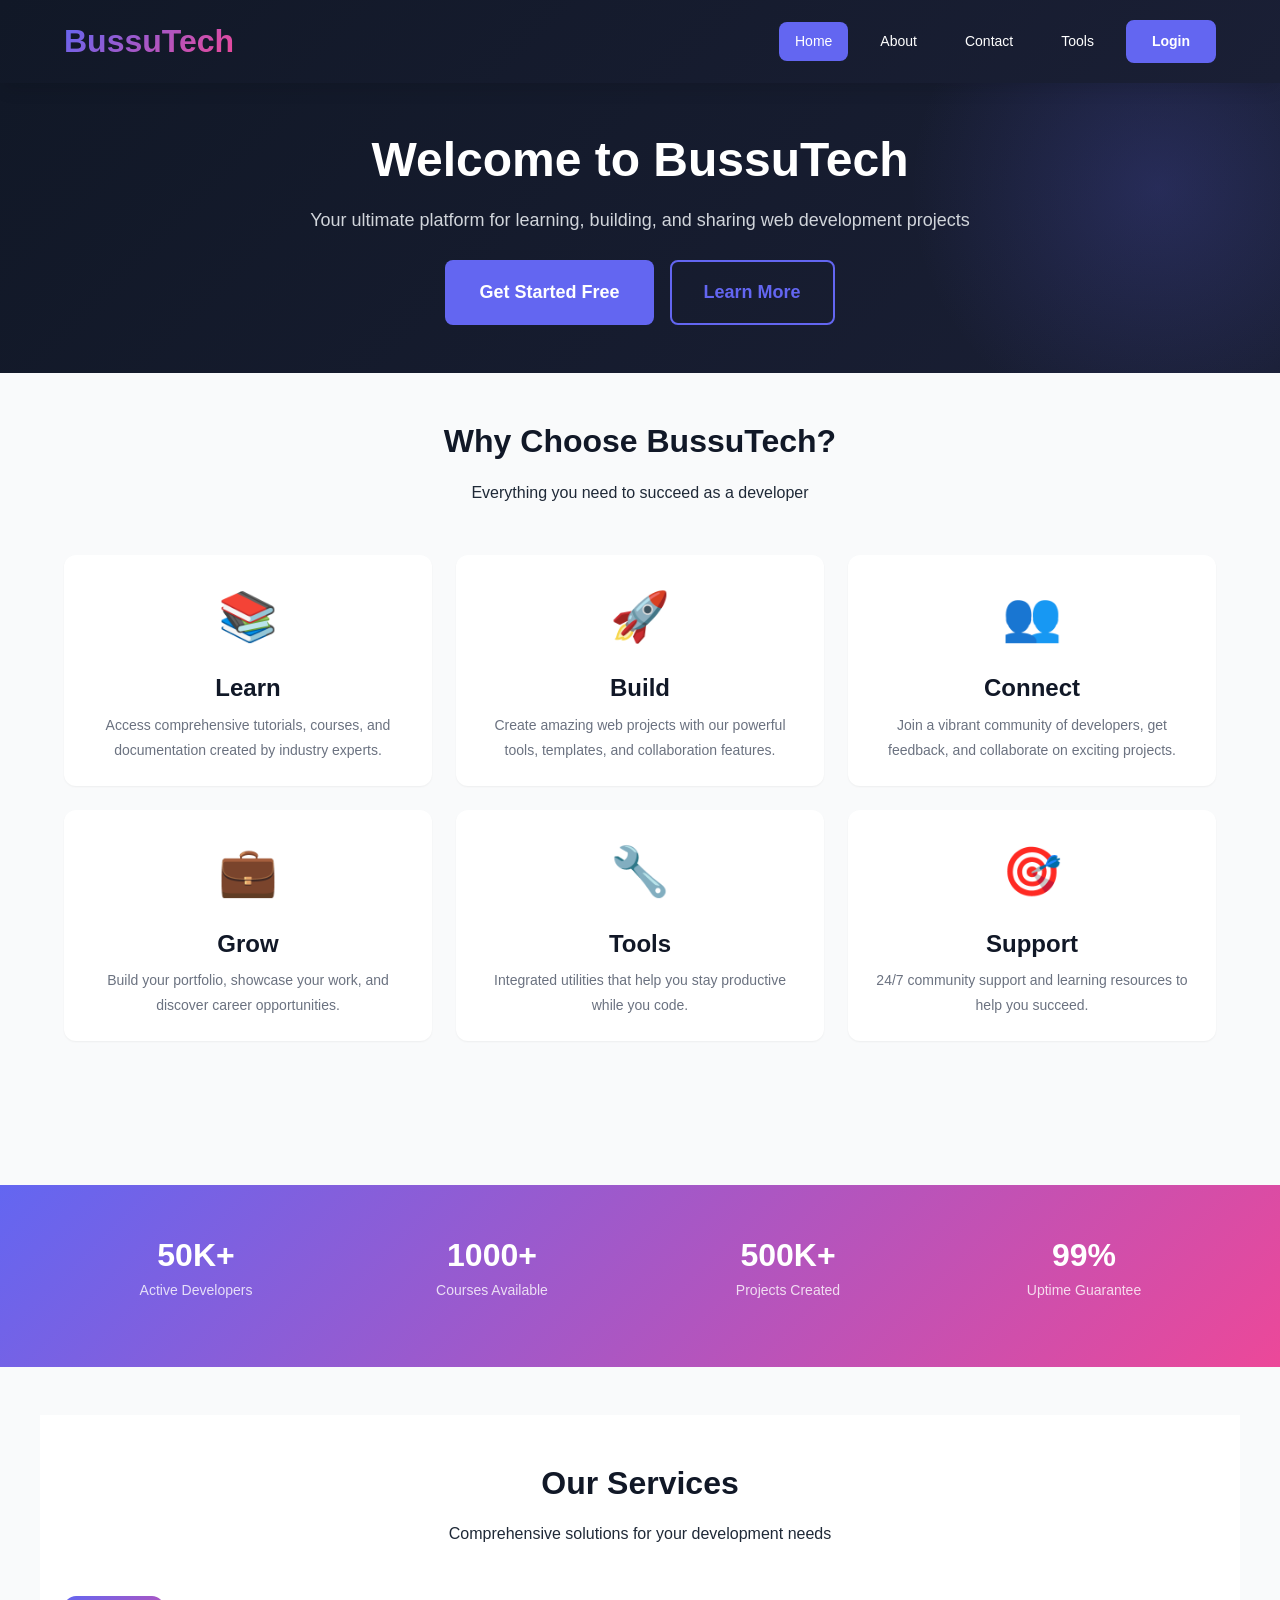
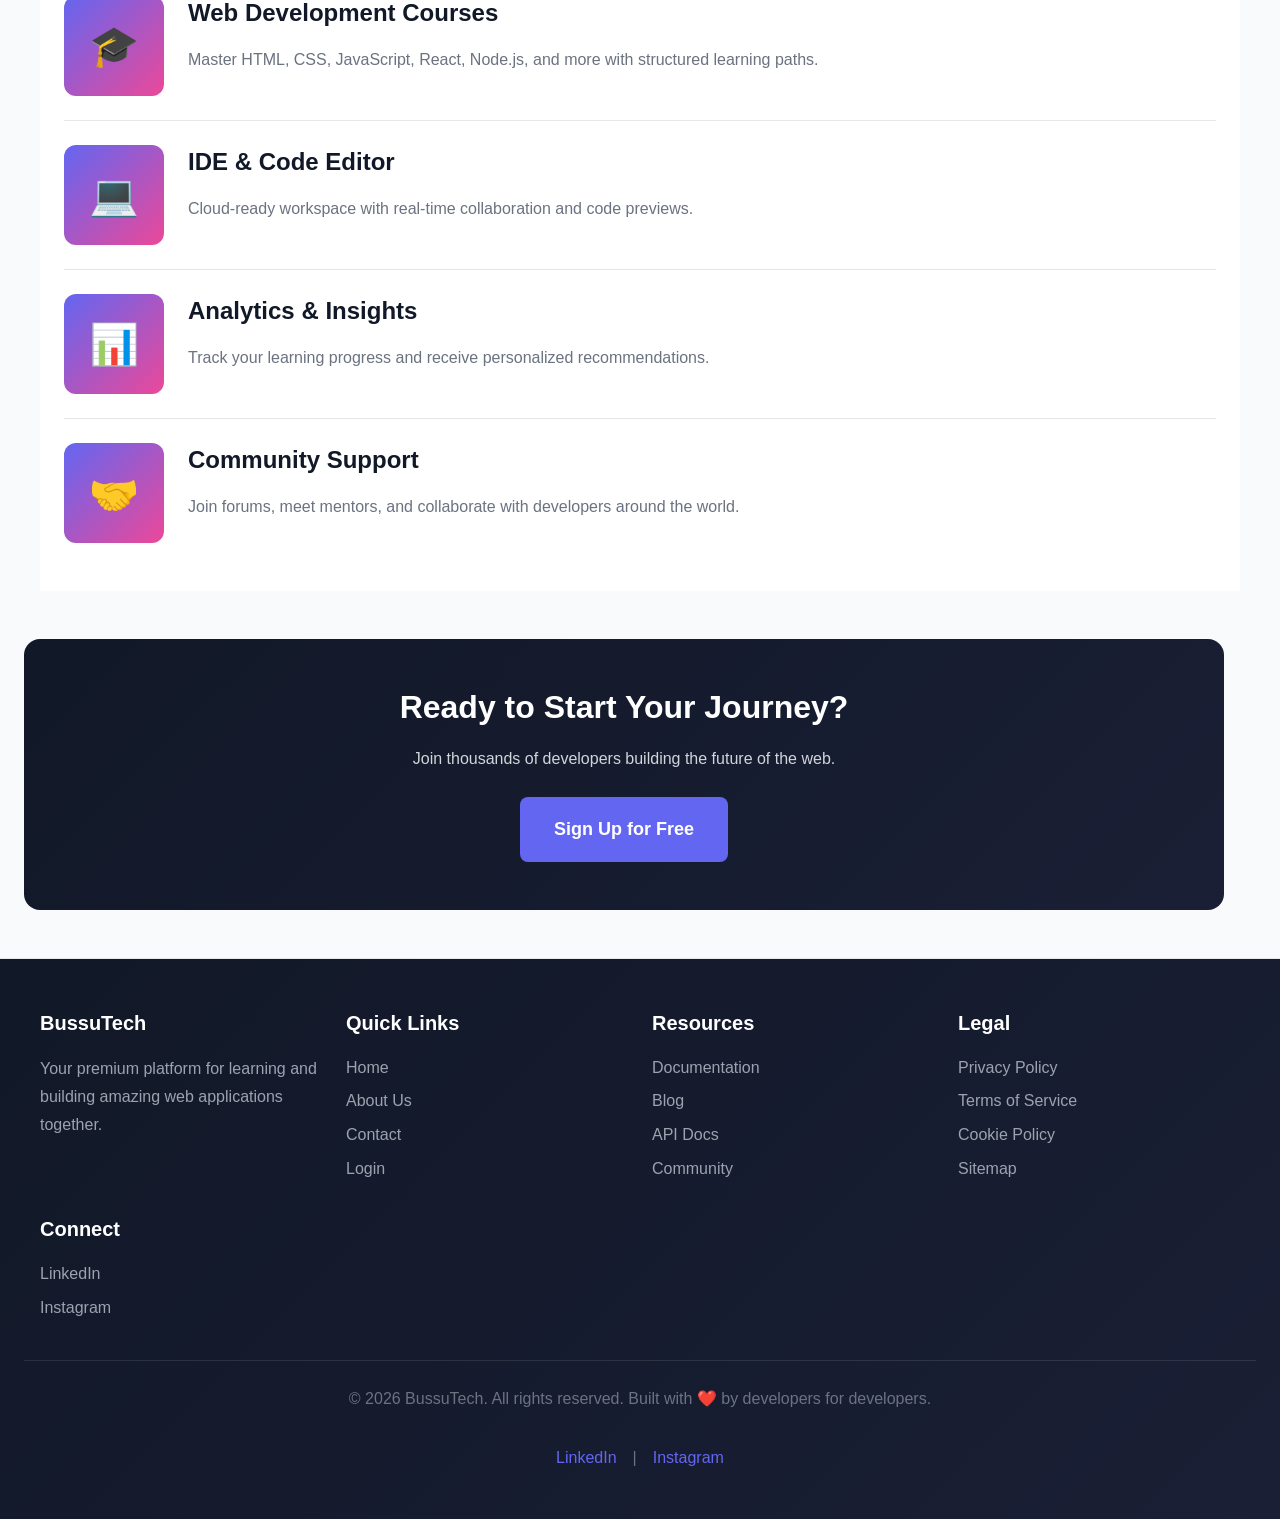
<file: index.html>
<!DOCTYPE html>
<html lang="en">
<head>
    <meta charset="UTF-8">
    <meta name="viewport" content="width=device-width, initial-scale=1.0">
    <meta name="description" content="BussuTech - Your premium web development community platform">
    <meta name="author" content="BussuTech Team">
    <title>BussuTech - Build & Learn Together</title>
    <link rel="icon" href="Media/Favicon.png" type="image/png">
    <link rel="stylesheet" href="css/global.css">
    <link rel="stylesheet" href="css/index.css">
</head>
<body class="home-page">
    <header>
        <div class="header-container">
            <div class="logo">
                <a href="index.html"><span>BussuTech</span></a>
            </div>
            <nav>
                <a href="index.html" class="active">Home</a>
                <a href="about.html">About</a>
                <a href="contact.html">Contact</a>
                <a href="counter.html">Tools</a>
                <a href="login.html" class="nav-button">Login</a>
            </nav>
        </div>
    </header>

    <section class="hero">
        <div class="hero-content">
            <h1>Welcome to BussuTech</h1>
            <p>Your ultimate platform for learning, building, and sharing web development projects</p>
            <div class="hero-buttons">
                <a href="signup.html" class="btn btn-primary btn-lg">Get Started Free</a>
                <a href="#features" class="btn btn-outline btn-lg">Learn More</a>
            </div>
        </div>
    </section>

    <section class="features-section container" id="features">
        <div class="section-header">
            <h2>Why Choose BussuTech?</h2>
            <p>Everything you need to succeed as a developer</p>
        </div>
        <div class="features-grid">
            <div class="feature-card">
                <div class="feature-icon">📚</div>
                <h3>Learn</h3>
                <p>Access comprehensive tutorials, courses, and documentation created by industry experts.</p>
            </div>
            <div class="feature-card">
                <div class="feature-icon">🚀</div>
                <h3>Build</h3>
                <p>Create amazing web projects with our powerful tools, templates, and collaboration features.</p>
            </div>
            <div class="feature-card">
                <div class="feature-icon">👥</div>
                <h3>Connect</h3>
                <p>Join a vibrant community of developers, get feedback, and collaborate on exciting projects.</p>
            </div>
            <div class="feature-card">
                <div class="feature-icon">💼</div>
                <h3>Grow</h3>
                <p>Build your portfolio, showcase your work, and discover career opportunities.</p>
            </div>
            <div class="feature-card">
                <div class="feature-icon">🔧</div>
                <h3>Tools</h3>
                <p>Integrated utilities that help you stay productive while you code.</p>
            </div>
            <div class="feature-card">
                <div class="feature-icon">🎯</div>
                <h3>Support</h3>
                <p>24/7 community support and learning resources to help you succeed.</p>
            </div>
        </div>
    </section>

    <section class="stats-section">
        <div class="container">
            <div class="stats-grid">
                <div class="stat-item">
                    <h3>50K+</h3>
                    <p class="stat-label">Active Developers</p>
                </div>
                <div class="stat-item">
                    <h3>1000+</h3>
                    <p class="stat-label">Courses Available</p>
                </div>
                <div class="stat-item">
                    <h3>500K+</h3>
                    <p class="stat-label">Projects Created</p>
                </div>
                <div class="stat-item">
                    <h3>99%</h3>
                    <p class="stat-label">Uptime Guarantee</p>
                </div>
            </div>
        </div>
    </section>

    <section class="services-section container">
        <div class="section-header">
            <h2>Our Services</h2>
            <p>Comprehensive solutions for your development needs</p>
        </div>
        <div>
            <div class="service-item">
                <div class="service-icon">🎓</div>
                <div class="service-content">
                    <h3>Web Development Courses</h3>
                    <p>Master HTML, CSS, JavaScript, React, Node.js, and more with structured learning paths.</p>
                </div>
            </div>
            <div class="service-item">
                <div class="service-icon">💻</div>
                <div class="service-content">
                    <h3>IDE & Code Editor</h3>
                    <p>Cloud-ready workspace with real-time collaboration and code previews.</p>
                </div>
            </div>
            <div class="service-item">
                <div class="service-icon">📊</div>
                <div class="service-content">
                    <h3>Analytics & Insights</h3>
                    <p>Track your learning progress and receive personalized recommendations.</p>
                </div>
            </div>
            <div class="service-item">
                <div class="service-icon">🤝</div>
                <div class="service-content">
                    <h3>Community Support</h3>
                    <p>Join forums, meet mentors, and collaborate with developers around the world.</p>
                </div>
            </div>
        </div>
    </section>

    <section class="cta-section container">
        <h2>Ready to Start Your Journey?</h2>
        <p>Join thousands of developers building the future of the web.</p>
        <a href="signup.html" class="btn btn-primary btn-lg">Sign Up for Free</a>
    </section>

    <footer>
        <div class="footer-container">
            <div class="footer-section">
                <h4>BussuTech</h4>
                <p>Your premium platform for learning and building amazing web applications together.</p>
            </div>
            <div class="footer-section">
                <h4>Quick Links</h4>
                <ul>
                    <li><a href="index.html">Home</a></li>
                    <li><a href="about.html">About Us</a></li>
                    <li><a href="contact.html">Contact</a></li>
                    <li><a href="login.html">Login</a></li>
                </ul>
            </div>
            <div class="footer-section">
                <h4>Resources</h4>
                <ul>
                    <li><a href="#">Documentation</a></li>
                    <li><a href="#">Blog</a></li>
                    <li><a href="#">API Docs</a></li>
                    <li><a href="#">Community</a></li>
                </ul>
            </div>
            <div class="footer-section">
                <h4>Legal</h4>
                <ul>
                    <li><a href="#">Privacy Policy</a></li>
                    <li><a href="#">Terms of Service</a></li>
                    <li><a href="#">Cookie Policy</a></li>
                    <li><a href="#">Sitemap</a></li>
                </ul>
            </div>
            <div class="footer-section">
                <h4>Connect</h4>
                <ul>
                    <li><a href="https://www.linkedin.com/in/bussuvamshi/" target="_blank" rel="noopener noreferrer">LinkedIn</a></li>
                    <li><a href="https://www.instagram.com/vamshidhar_reddy_bussu_" target="_blank" rel="noopener noreferrer">Instagram</a></li>
                </ul>
            </div>
        </div>
        <div class="footer-bottom">
            <p>&copy; 2026 BussuTech. All rights reserved. Built with ❤️ by developers for developers.</p>
            <div class="footer-social">
                <a href="https://www.linkedin.com/in/bussuvamshi/" target="_blank" rel="noopener noreferrer" title="LinkedIn">LinkedIn</a> | 
                <a href="https://www.instagram.com/vamshidhar_reddy_bussu_" target="_blank" rel="noopener noreferrer" title="Instagram">Instagram</a>
            </div>
        </div>
    </footer>

    <script src="js/main.js"></script>
</body>
</html>
</file>
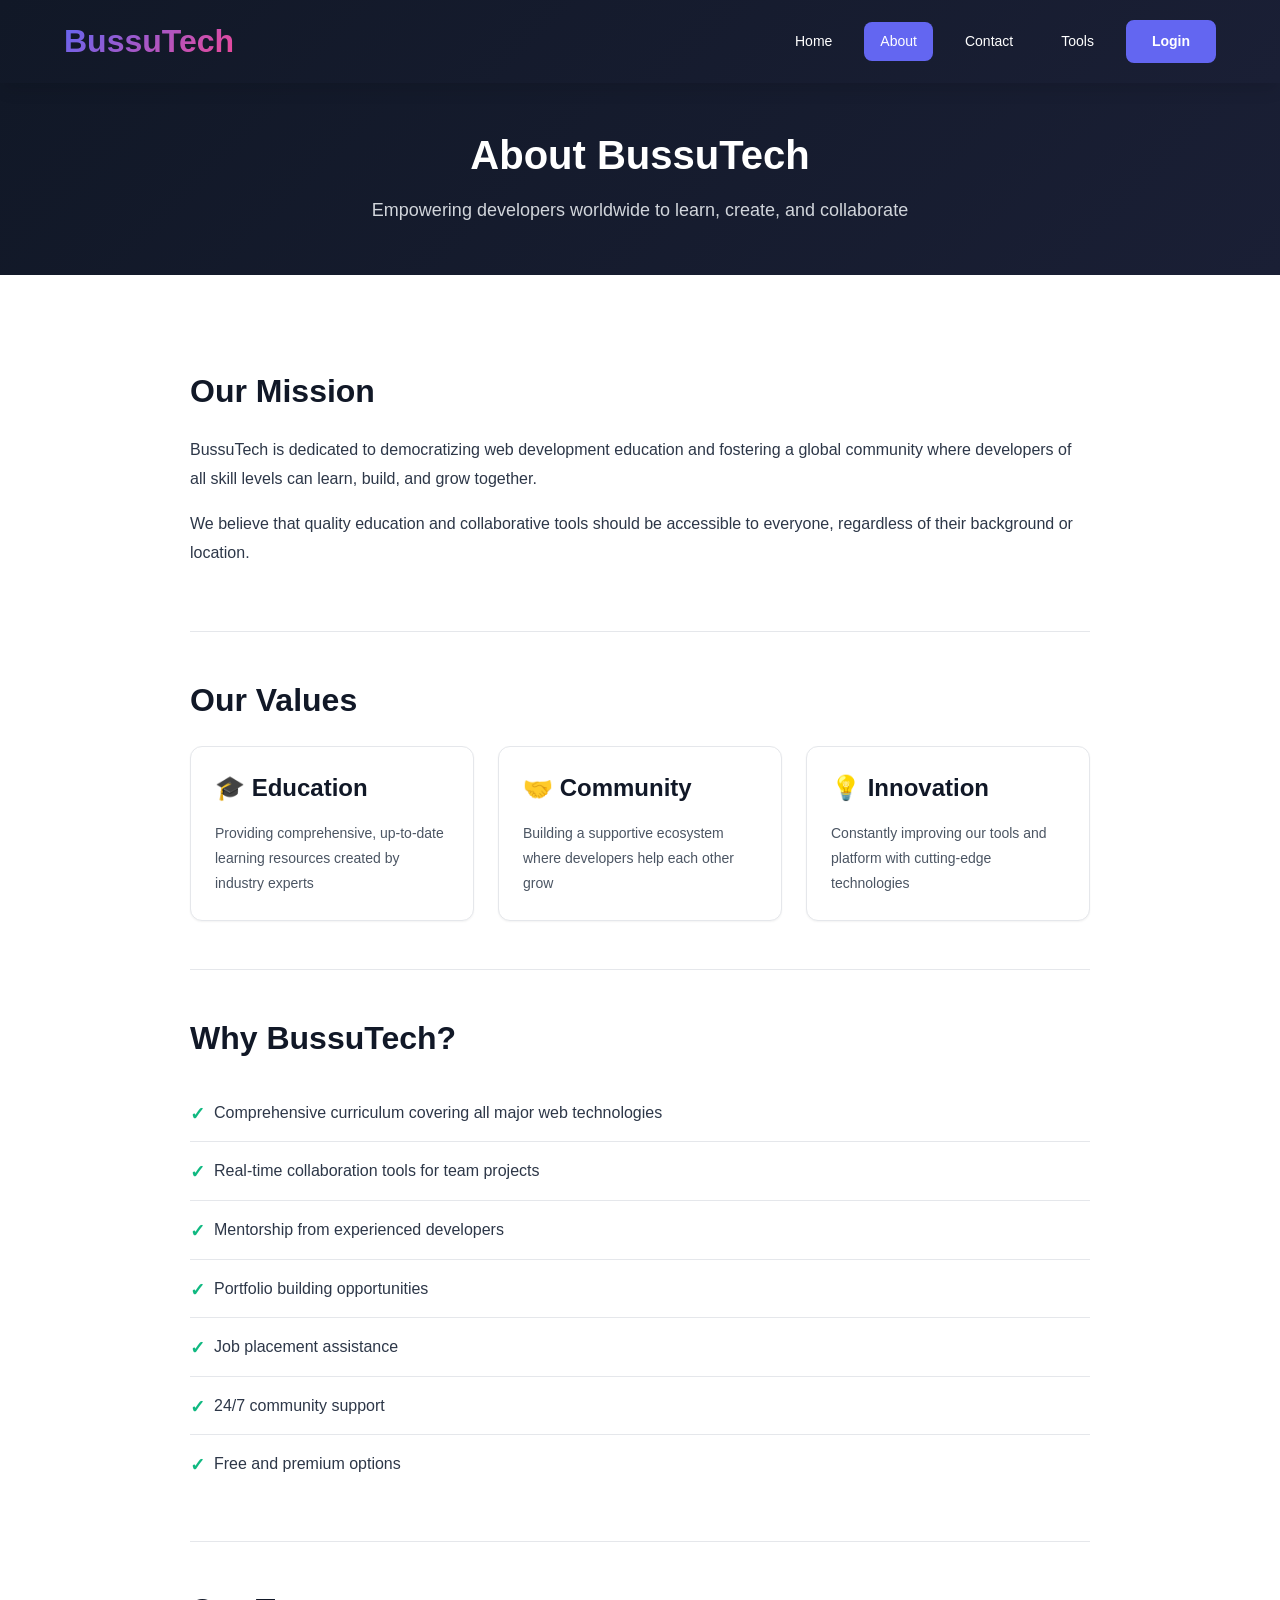
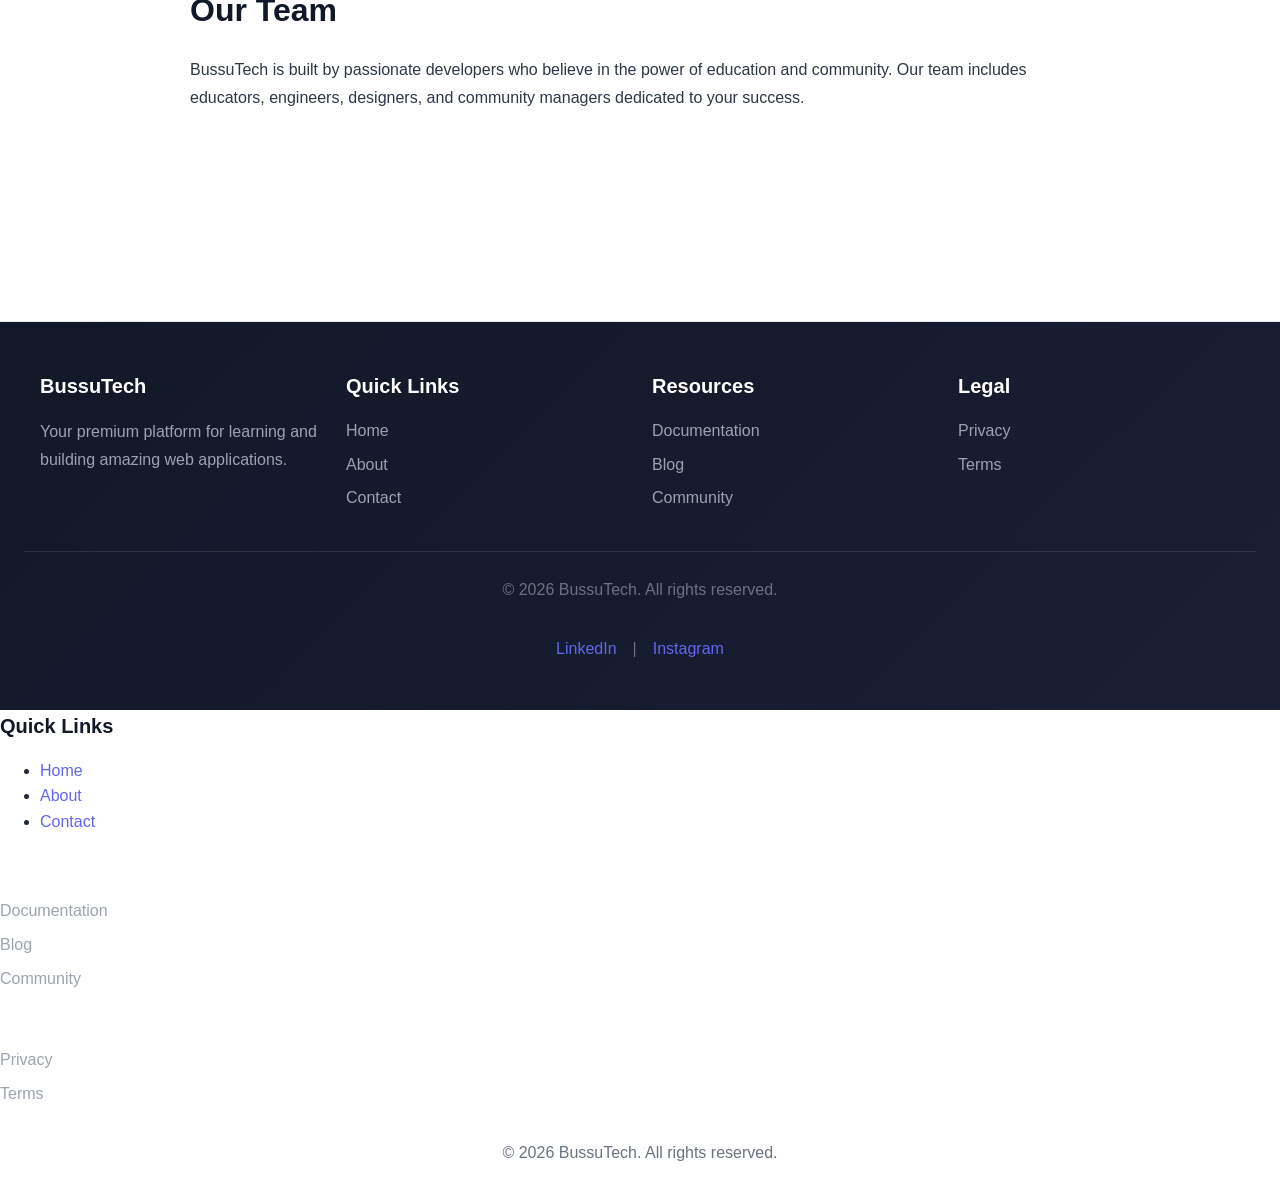
<file: about.html>
<!DOCTYPE html>
<html lang="en">
<head>
    <meta charset="UTF-8">
    <meta name="viewport" content="width=device-width, initial-scale=1.0">
    <meta name="description" content="About BussuTech - Learn our story and mission">
    <title>About Us - BussuTech</title>
    <link rel="icon" href="Media/Favicon.png" type="image/png">
    <link rel="stylesheet" href="css/global.css">
    <link rel="stylesheet" href="css/pages.css">
</head>
<body>
    <header>
        <div class="header-container">
            <div class="logo">
                <a href="index.html"><span>BussuTech</span></a>
            </div>
            <nav>
                <a href="index.html">Home</a>
                <a href="about.html" class="active">About</a>
                <a href="contact.html">Contact</a>
                <a href="counter.html">Tools</a>
                <a href="login.html" class="nav-button">Login</a>
            </nav>
        </div>
    </header>

    <section class="page-header">
        <h1>About BussuTech</h1>
        <p>Empowering developers worldwide to learn, create, and collaborate</p>
    </section>

    <main class="container page-content">
        <section class="page-section">
            <h2>Our Mission</h2>
            <p>BussuTech is dedicated to democratizing web development education and fostering a global community where developers of all skill levels can learn, build, and grow together.</p>
            <p>We believe that quality education and collaborative tools should be accessible to everyone, regardless of their background or location.</p>
        </section>

        <section class="page-section">
            <h2>Our Values</h2>
            <div class="values-grid">
                <div class="value-card">
                    <h3>🎓 Education</h3>
                    <p>Providing comprehensive, up-to-date learning resources created by industry experts</p>
                </div>
                <div class="value-card">
                    <h3>🤝 Community</h3>
                    <p>Building a supportive ecosystem where developers help each other grow</p>
                </div>
                <div class="value-card">
                    <h3>💡 Innovation</h3>
                    <p>Constantly improving our tools and platform with cutting-edge technologies</p>
                </div>
            </div>
        </section>

        <section class="page-section">
            <h2>Why BussuTech?</h2>
            <ul class="utility-list">
                <li>Comprehensive curriculum covering all major web technologies</li>
                <li>Real-time collaboration tools for team projects</li>
                <li>Mentorship from experienced developers</li>
                <li>Portfolio building opportunities</li>
                <li>Job placement assistance</li>
                <li>24/7 community support</li>
                <li>Free and premium options</li>
            </ul>
        </section>

        <section class="page-section">
            <h2>Our Team</h2>
            <p>BussuTech is built by passionate developers who believe in the power of education and community. Our team includes educators, engineers, designers, and community managers dedicated to your success.</p>
        </section>
    </main>

    <footer>
        <div class="footer-container">

    <script src="js/main.js" defer></script>
            <div class="footer-section">
                <h4>BussuTech</h4>
                <p>Your premium platform for learning and building amazing web applications.</p>
            </div>
            <div class="footer-section">
                <h4>Quick Links</h4>
                <ul>
                    <li><a href="index.html">Home</a></li>
                    <li><a href="about.html">About</a></li>
                    <li><a href="contact.html">Contact</a></li>
                </ul>
            </div>
            <div class="footer-section">
                <h4>Resources</h4>
                <ul>
                    <li><a href="#">Documentation</a></li>
                    <li><a href="#">Blog</a></li>
                    <li><a href="#">Community</a></li>
                </ul>
            </div>
            <div class="footer-section">
                <h4>Legal</h4>
                <ul>
                    <li><a href="#">Privacy</a></li>
                    <li><a href="#">Terms</a></li>
                </ul>
            </div>
        </div>
        <div class="footer-bottom">
            <p>&copy; 2026 BussuTech. All rights reserved.</p>
            <div class="footer-social">
                <a href="https://www.linkedin.com/in/bussuvamshi/" target="_blank" rel="noopener noreferrer" title="LinkedIn">LinkedIn</a> | 
                <a href="https://www.instagram.com/vamshidhar_reddy_bussu_" target="_blank" rel="noopener noreferrer" title="Instagram">Instagram</a>
            </div>
        </div>
    </footer>
</body>
</html>
                <h4>Quick Links</h4>
                <ul>
                    <li><a href="index.html">Home</a></li>
                    <li><a href="about.html">About</a></li>
                    <li><a href="contact.html">Contact</a></li>
                </ul>
            </div>
            <div class="footer-section">
                <h4>Resources</h4>
                <ul>
                    <li><a href="#">Documentation</a></li>
                    <li><a href="#">Blog</a></li>
                    <li><a href="#">Community</a></li>
                </ul>
            </div>
            <div class="footer-section">
                <h4>Legal</h4>
                <ul>
                    <li><a href="#">Privacy</a></li>
                    <li><a href="#">Terms</a></li>
                </ul>
            </div>
        </div>
        <div class="footer-bottom">
            <p>&copy; 2026 BussuTech. All rights reserved.</p>
        </div>
    </footer>
</body>
</html>
</file>
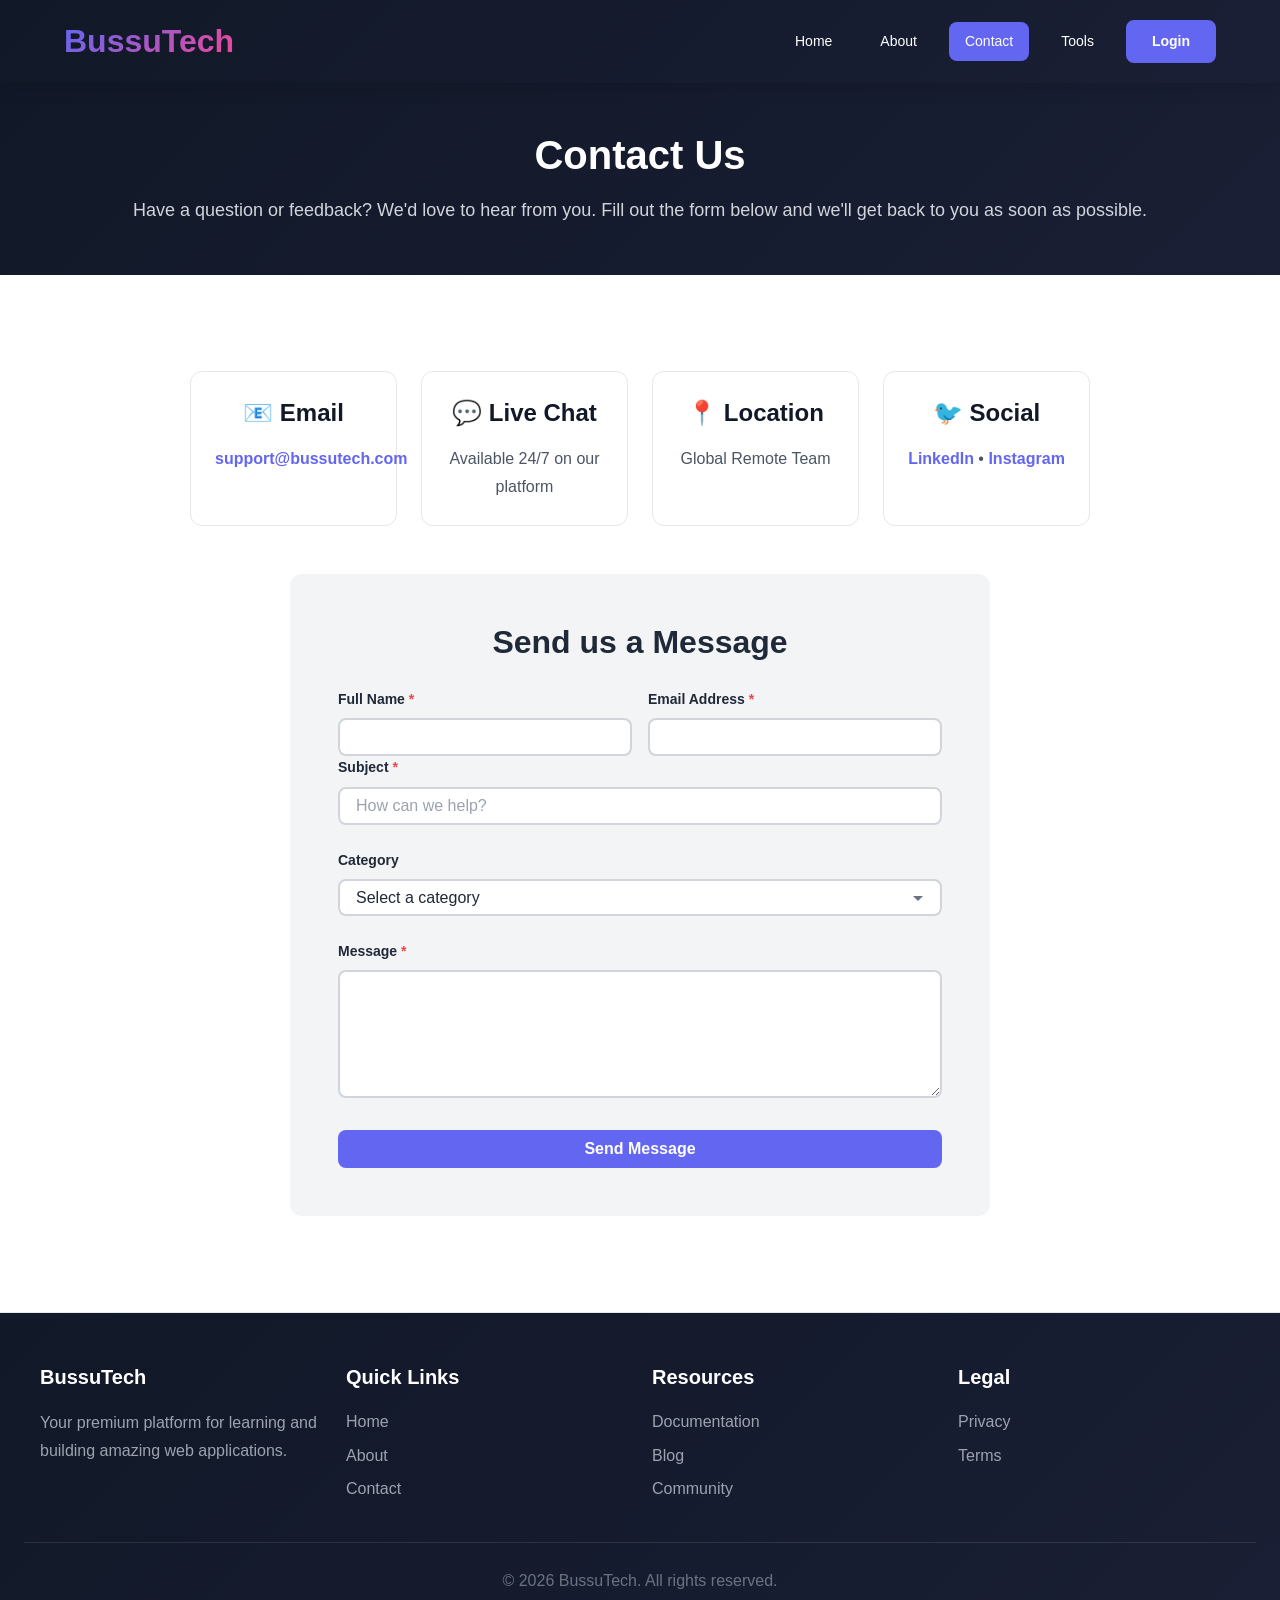
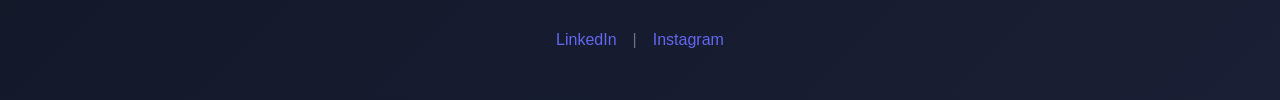
<file: contact.html>
<!DOCTYPE html>
<html lang="en">
<head>
    <meta charset="UTF-8">
    <meta name="viewport" content="width=device-width, initial-scale=1.0">
    <meta name="description" content="Contact BussuTech - Get in touch with our team">
    <title>Contact Us - BussuTech</title>
    <link rel="icon" href="Media/Favicon.png" type="image/png">
    <link rel="stylesheet" href="css/global.css">
    <link rel="stylesheet" href="css/pages.css">
</head>
<body>
    <header>
        <div class="header-container">
            <div class="logo">
                <a href="index.html"><span>BussuTech</span></a>
            </div>
            <nav>
                <a href="index.html">Home</a>
                <a href="about.html">About</a>
                <a href="contact.html" class="active">Contact</a>
                <a href="counter.html">Tools</a>
                <a href="login.html" class="nav-button">Login</a>
            </nav>
        </div>
    </header>

    <section class="page-header">
        <h1>Contact Us</h1>
        <p>Have a question or feedback? We'd love to hear from you. Fill out the form below and we'll get back to you as soon as possible.</p>
    </section>

    <main class="container page-content">
        <section class="contact-grid">
            <div class="contact-item">
                <h3>📧 Email</h3>
                <p><a href="mailto:support@bussutech.com">support@bussutech.com</a></p>
            </div>
            <div class="contact-item">
                <h3>💬 Live Chat</h3>
                <p>Available 24/7 on our platform</p>
            </div>
            <div class="contact-item">
                <h3>📍 Location</h3>
                <p>Global Remote Team</p>
            </div>
            <div class="contact-item">
                <h3>🐦 Social</h3>
                <p>
                    <a href="https://www.linkedin.com/in/bussuvamshi/" target="_blank" rel="noopener noreferrer">LinkedIn</a> • 
                    <a href="https://www.instagram.com/vamshidhar_reddy_bussu_" target="_blank" rel="noopener noreferrer">Instagram</a>
                </p>
            </div>
        </section>

        <section class="contact-form-section">
            <h2>Send us a Message</h2>
            <form onsubmit="handleContactForm(event)">
                <div class="form-row">
                    <div class="form-group">
                        <label for="name">Full Name <span class="required">*</span></label>
                        <input type="text" id="name" name="name" required>
                    </div>
                    <div class="form-group">
                        <label for="email">Email Address <span class="required">*</span></label>
                        <input type="email" id="email" name="email" required>
                    </div>
                </div>

                <div class="form-group">
                    <label for="subject">Subject <span class="required">*</span></label>
                    <input type="text" id="subject" name="subject" placeholder="How can we help?" required>
                </div>

                <div class="form-group">
                    <label for="category">Category</label>
                    <select id="category" name="category">
                        <option value="">Select a category</option>
                        <option value="support">Support</option>
                        <option value="sales">Sales Inquiry</option>
                        <option value="feedback">Feedback</option>
                        <option value="partnership">Partnership</option>
                        <option value="other">Other</option>
                    </select>
                </div>

                <div class="form-group">
                    <label for="message">Message <span class="required">*</span></label>
                    <textarea id="message" name="message" rows="6" required></textarea>
                </div>

                <button type="submit" class="btn btn-primary btn-block">Send Message</button>
            </form>
        </section>
    </main>

    <footer>
        <div class="footer-container">
            <div class="footer-section">
                <h4>BussuTech</h4>
                <p>Your premium platform for learning and building amazing web applications.</p>
            </div>
            <div class="footer-section">
                <h4>Quick Links</h4>
                <ul>
                    <li><a href="index.html">Home</a></li>
                    <li><a href="about.html">About</a></li>
                    <li><a href="contact.html">Contact</a></li>
                </ul>
            </div>
            <div class="footer-section">
                <h4>Resources</h4>
                <ul>
                    <li><a href="#">Documentation</a></li>
                    <li><a href="#">Blog</a></li>
                    <li><a href="#">Community</a></li>
                </ul>
            </div>
            <div class="footer-section">
                <h4>Legal</h4>
                <ul>
                    <li><a href="#">Privacy</a></li>
                    <li><a href="#">Terms</a></li>
                </ul>
            </div>
        </div>
        <div class="footer-bottom">
            <p>&copy; 2026 BussuTech. All rights reserved.</p>
            <div class="footer-social">
                <a href="https://www.linkedin.com/in/bussuvamshi/" target="_blank" rel="noopener noreferrer" title="LinkedIn">LinkedIn</a> | 
                <a href="https://www.instagram.com/vamshidhar_reddy_bussu_" target="_blank" rel="noopener noreferrer" title="Instagram">Instagram</a>
            </div>
        </div>
    </footer>

    <script src="js/api-client.js" defer></script>
    <script src="js/main.js" defer></script>
</body>
</html>
</file>
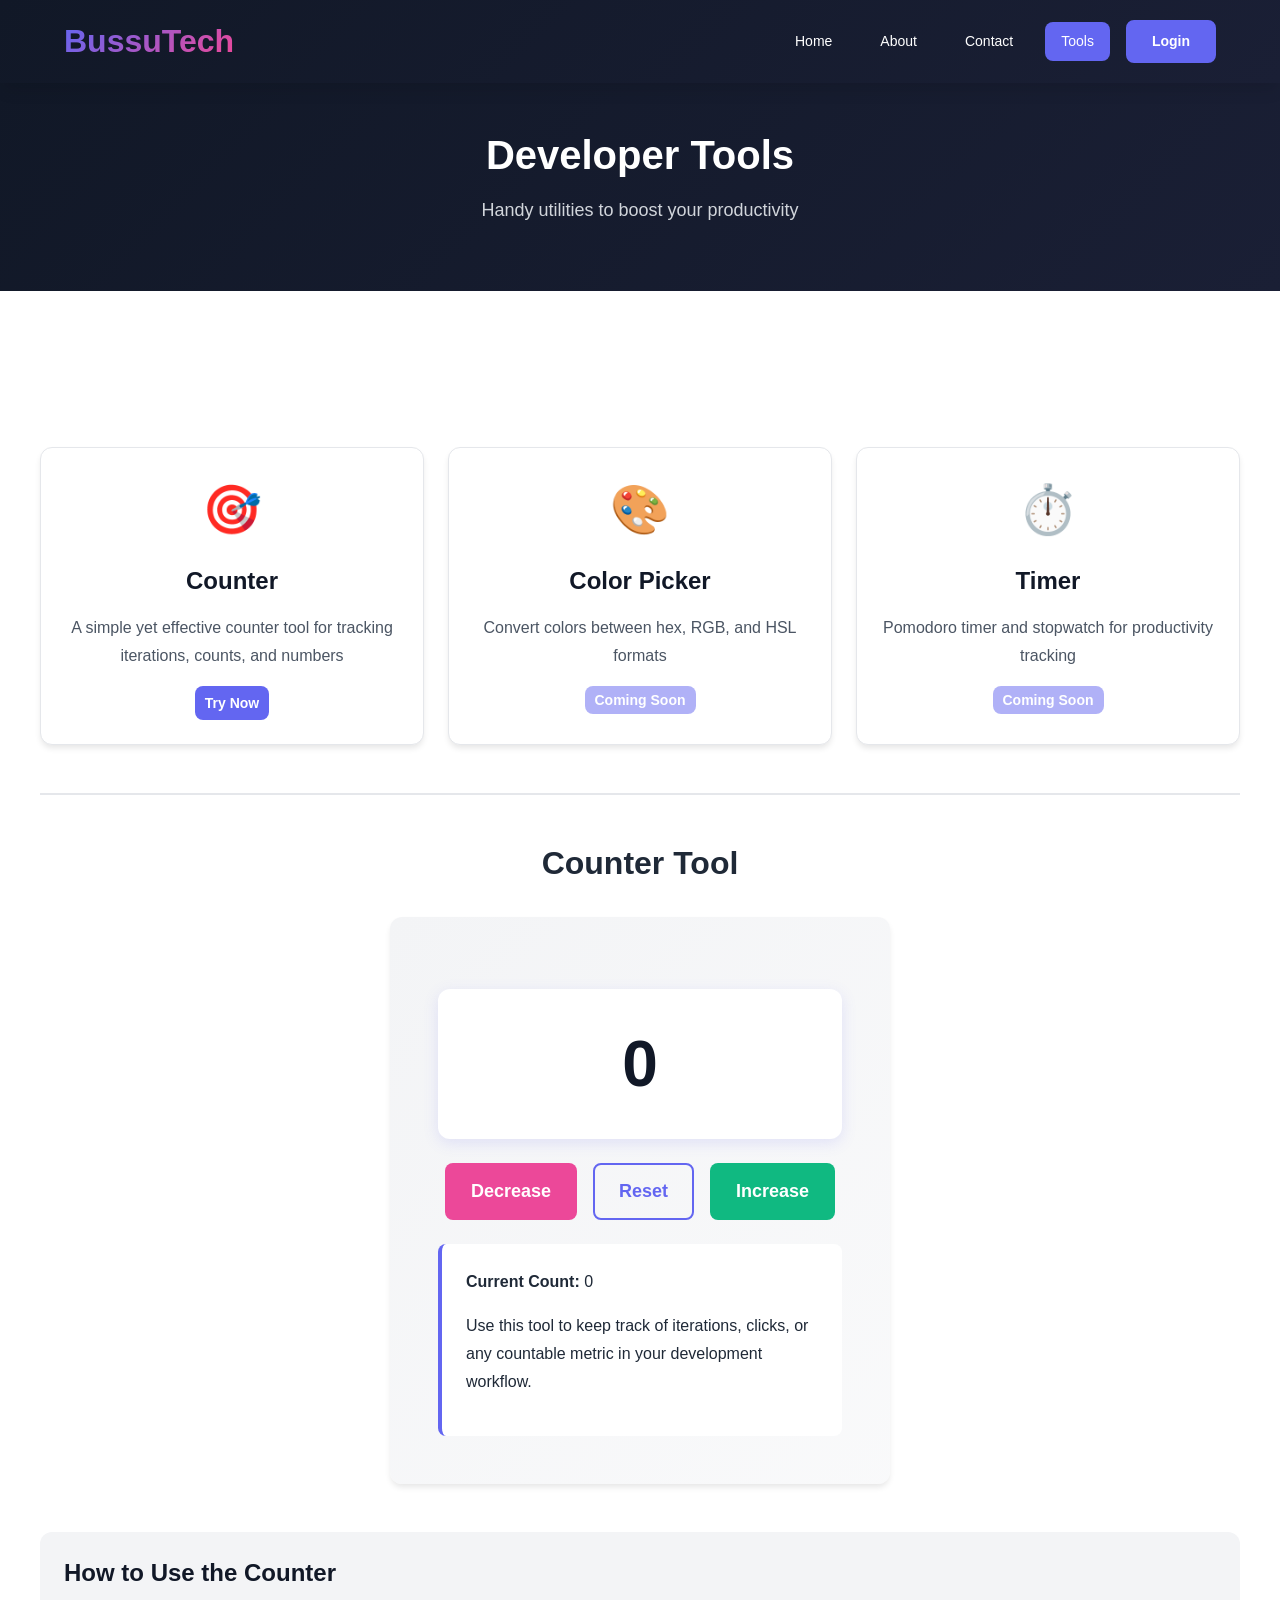
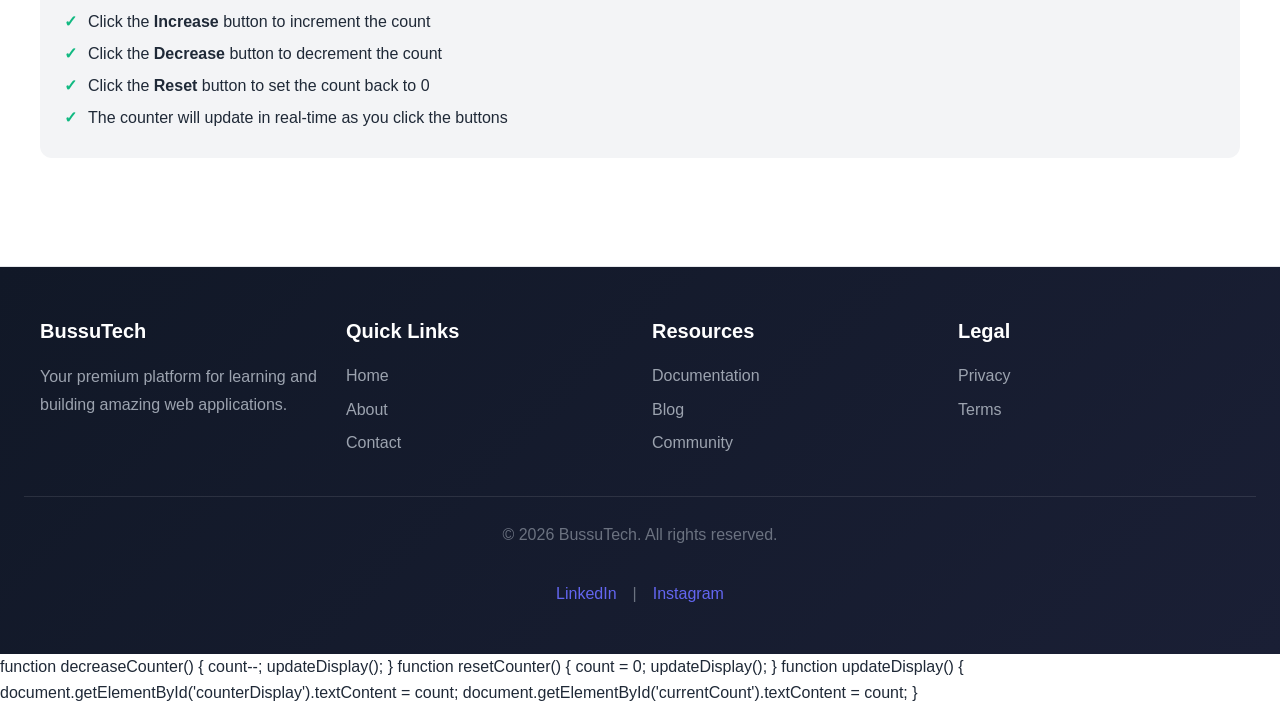
<file: counter.html>
<!DOCTYPE html>
<html lang="en">
<head>
    <meta charset="UTF-8">
    <meta name="viewport" content="width=device-width, initial-scale=1.0">
    <meta name="description" content="BussuTech Tools - Interactive development utilities">
    <title>Tools - BussuTech</title>
    <link rel="icon" href="Media/Favicon.png" type="image/png">
    <link rel="stylesheet" href="css/global.css">
    <link rel="stylesheet" href="css/tools.css">
</head>
<body>
    <header>
        <div class="header-container">
            <div class="logo">
                <a href="index.html"><span>BussuTech</span></a>
            </div>
            <nav>
                <a href="index.html">Home</a>
                <a href="about.html">About</a>
                <a href="contact.html">Contact</a>
                <a href="counter.html" class="active">Tools</a>
                <a href="login.html" class="nav-button">Login</a>
            </nav>
        </div>
    </header>

    <section class="tools-hero">
        <div class="container">
            <h1>Developer Tools</h1>
            <p>Handy utilities to boost your productivity</p>
        </div>
    </section>

    <main class="container" style="padding: 60px 0;">
        <div class="tools-grid">
            <div class="tool-card">
                <div class="tool-icon">🎯</div>
                <h3>Counter</h3>
                <p>A simple yet effective counter tool for tracking iterations, counts, and numbers</p>
                <a href="#counter-tool" class="btn btn-sm btn-primary">Try Now</a>
            </div>
            <div class="tool-card">
                <div class="tool-icon">🎨</div>
                <h3>Color Picker</h3>
                <p>Convert colors between hex, RGB, and HSL formats</p>
                <button class="btn btn-sm btn-primary" disabled>Coming Soon</button>
            </div>
            <div class="tool-card">
                <div class="tool-icon">⏱️</div>
                <h3>Timer</h3>
                <p>Pomodoro timer and stopwatch for productivity tracking</p>
                <button class="btn btn-sm btn-primary" disabled>Coming Soon</button>
            </div>
        </div>

        <section id="counter-tool" class="counter-tool-section">
            <h2>Counter Tool</h2>
            <div class="counter-container-tool">
                <div class="counter-display" id="counter-display">0</div>
                <div class="counter-buttons">
                    <button id="decrease" class="btn btn-secondary">Decrease</button>
                    <button id="reset" class="btn btn-outline">Reset</button>
                    <button id="increase" class="btn btn-success">Increase</button>
                </div>
                <div class="tool-info">
                    <p><strong>Current Count:</strong> <span id="currentCount">0</span></p>
                    <p>Use this tool to keep track of iterations, clicks, or any countable metric in your development workflow.</p>
                </div>
            </div>

            <div class="usage-guide">
                <h3>How to Use the Counter</h3>
                <ul>
                    <li>Click the <strong>Increase</strong> button to increment the count</li>
                    <li>Click the <strong>Decrease</strong> button to decrement the count</li>
                    <li>Click the <strong>Reset</strong> button to set the count back to 0</li>
                    <li>The counter will update in real-time as you click the buttons</li>
                </ul>
            </div>
        </section>
    </main>

    <footer>
        <div class="footer-container">
            <div class="footer-section">
                <h4>BussuTech</h4>
                <p>Your premium platform for learning and building amazing web applications.</p>
            </div>
            <div class="footer-section">
                <h4>Quick Links</h4>
                <ul>
                    <li><a href="index.html">Home</a></li>
                    <li><a href="about.html">About</a></li>
                    <li><a href="contact.html">Contact</a></li>
                </ul>
            </div>
            <div class="footer-section">
                <h4>Resources</h4>
                <ul>
                    <li><a href="#">Documentation</a></li>
                    <li><a href="#">Blog</a></li>
                    <li><a href="#">Community</a></li>
                </ul>
            </div>
            <div class="footer-section">
                <h4>Legal</h4>
                <ul>
                    <li><a href="#">Privacy</a></li>
                    <li><a href="#">Terms</a></li>
                </ul>
            </div>
        </div>
        <div class="footer-bottom">
            <p>&copy; 2026 BussuTech. All rights reserved.</p>
            <div class="footer-social">
                <a href="https://www.linkedin.com/in/bussuvamshi/" target="_blank" rel="noopener noreferrer" title="LinkedIn">LinkedIn</a> | 
                <a href="https://www.instagram.com/vamshidhar_reddy_bussu_" target="_blank" rel="noopener noreferrer" title="Instagram">Instagram</a>
            </div>
        </div>
    </footer>

    <script src="js/main.js"></script>
</body>
</html>

        function decreaseCounter() {
            count--;
            updateDisplay();
        }

        function resetCounter() {
            count = 0;
            updateDisplay();
        }

        function updateDisplay() {
            document.getElementById('counterDisplay').textContent = count;
            document.getElementById('currentCount').textContent = count;
        }
    </script>
</body>
</html>
</file>
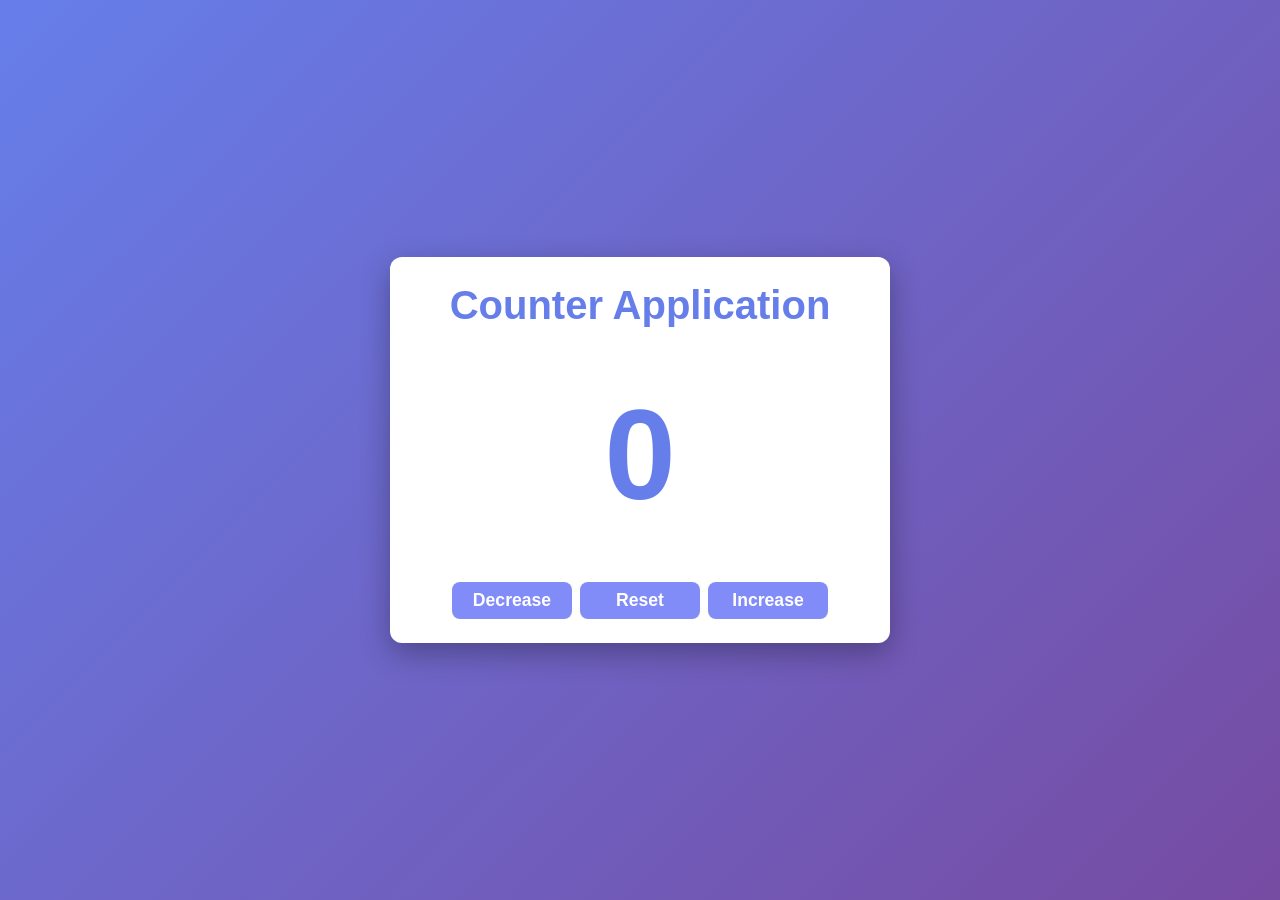
<file: CounterProgram.html>
<!DOCTYPE html>
<html lang="en">
<head>
    <meta charset="UTF-8">
    <meta name="viewport" content="width=device-width, initial-scale=1.0">
    <meta name="description" content="Interactive counter application with increase, decrease, and reset functionality">
    <title>Counter App</title>
    <link rel="stylesheet" href="css/global.css">
    <link rel="stylesheet" href="CounterProgram.css">
</head>
<body>
    <main>
        <h1>Counter Application</h1>
        <div class="counter-container">
            <output id="Counter" aria-label="Current counter value">0</output>
            <div id="buttons" role="group" aria-labelledby="counter-instructions">
                <p id="counter-instructions" class="sr-only">Use the buttons below to control the counter</p>
                <button id="decrease" class="btn" aria-label="Decrease counter by 1">Decrease</button>
                <button id="reset" class="btn" aria-label="Reset counter to 0">Reset</button>
                <button id="increase" class="btn" aria-label="Increase counter by 1">Increase</button>
            </div>
        </div>
    </main>
    <script src="js/main.js" defer></script>
</body>
</html>
</file>
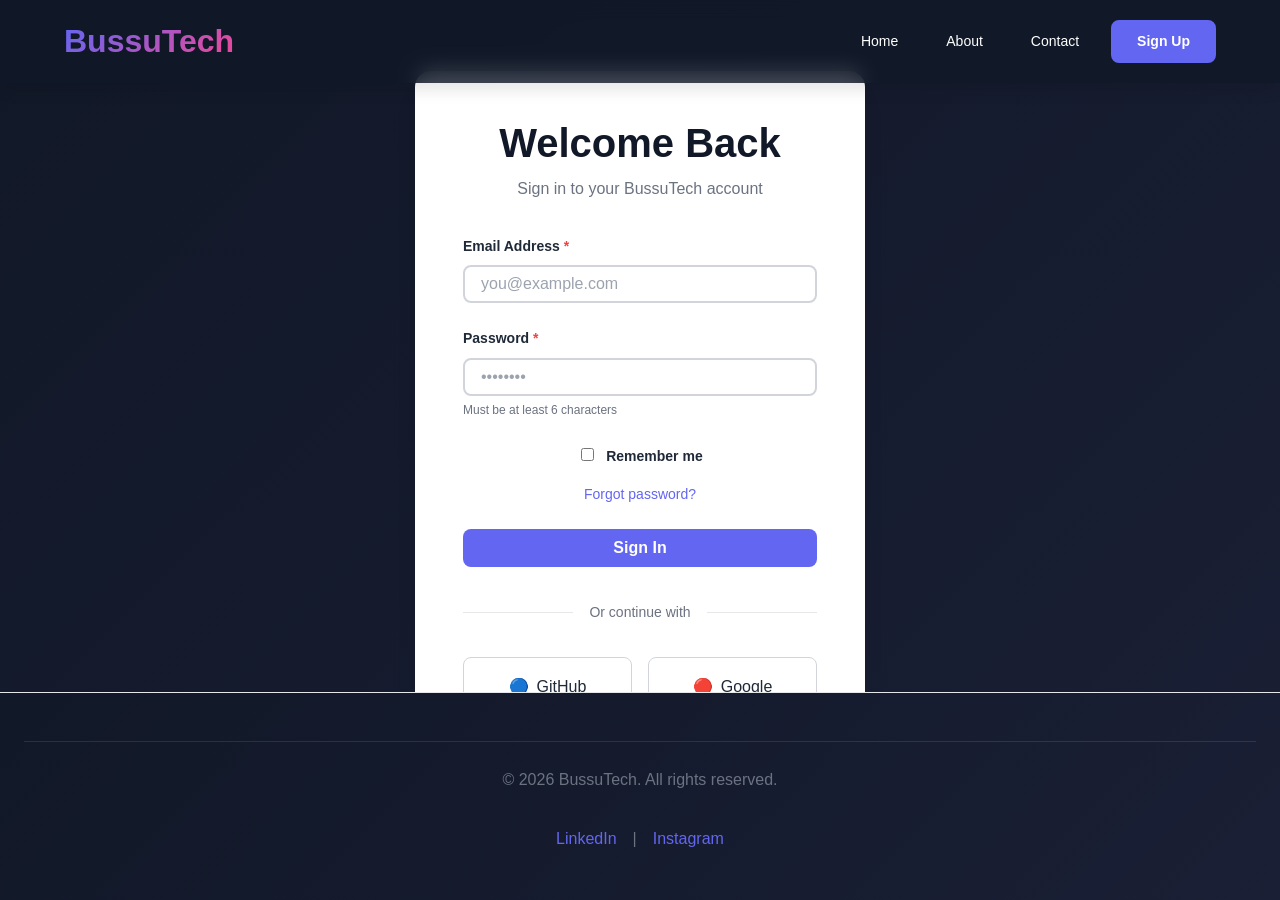
<file: login.html>
<!DOCTYPE html>
<html lang="en">
<head>
    <meta charset="UTF-8">
    <meta name="viewport" content="width=device-width, initial-scale=1.0">
    <meta name="description" content="Login to BussuTech - Your premium development community">
    <meta name="author" content="BussuTech Team">
    <title>Login - BussuTech</title>
    <link rel="icon" href="Media/Favicon.png" type="image/png">
    <link rel="stylesheet" href="css/global.css">
    <link rel="stylesheet" href="css/login.css">
</head>
<body class="login-page">
    <header>
        <div class="header-container">
            <div class="logo">
                <a href="index.html"><span>BussuTech</span></a>
            </div>
            <nav>
                <a href="index.html">Home</a>
                <a href="about.html">About</a>
                <a href="contact.html">Contact</a>
                <a href="signup.html" class="nav-button">Sign Up</a>
            </nav>
        </div>
    </header>

    <main class="login-container">
        <div class="login-header">
            <h1>Welcome Back</h1>
            <p>Sign in to your BussuTech account</p>
        </div>

        <form method="post" action="#" onsubmit="handleLogin(event)">
            <div class="form-group">
                <label for="email">Email Address <span class="required">*</span></label>
                <input type="email" id="email" name="email" placeholder="you@example.com" required>
            </div>

            <div class="form-group">
                <label for="password">Password <span class="required">*</span></label>
                <input type="password" id="password" name="password" placeholder="••••••••" required>
                <p class="password-hint">Must be at least 6 characters</p>
            </div>

            <div class="checkbox-group">
                <label>
                    <input type="checkbox" name="remember">
                    Remember me
                </label>
                <a href="#forgot-password">Forgot password?</a>
            </div>

            <button type="submit" class="btn btn-primary btn-block">Sign In</button>
        </form>

        <div class="form-divider">
            <span>Or continue with</span>
        </div>

        <div class="social-login">
            <a href="#" class="social-btn">
                <span>🔵</span> GitHub
            </a>
            <a href="#" class="social-btn">
                <span>🔴</span> Google
            </a>
        </div>

        <p class="signup-link">
            Don't have an account? <a href="signup.html">Create one</a>
        </p>
    </main>

    <footer>
        <div class="footer-bottom">
            <p>&copy; 2026 BussuTech. All rights reserved.</p>
            <div class="footer-social">
                <a href="https://www.linkedin.com/in/bussuvamshi/" target="_blank" rel="noopener noreferrer" title="LinkedIn">LinkedIn</a> | 
                <a href="https://www.instagram.com/vamshidhar_reddy_bussu_" target="_blank" rel="noopener noreferrer" title="Instagram">Instagram</a>
            </div>
        </div>
    </footer>

    <script src="js/api-client.js" defer></script>
    <script src="js/main.js" defer></script>
</body>
</html>
</file>
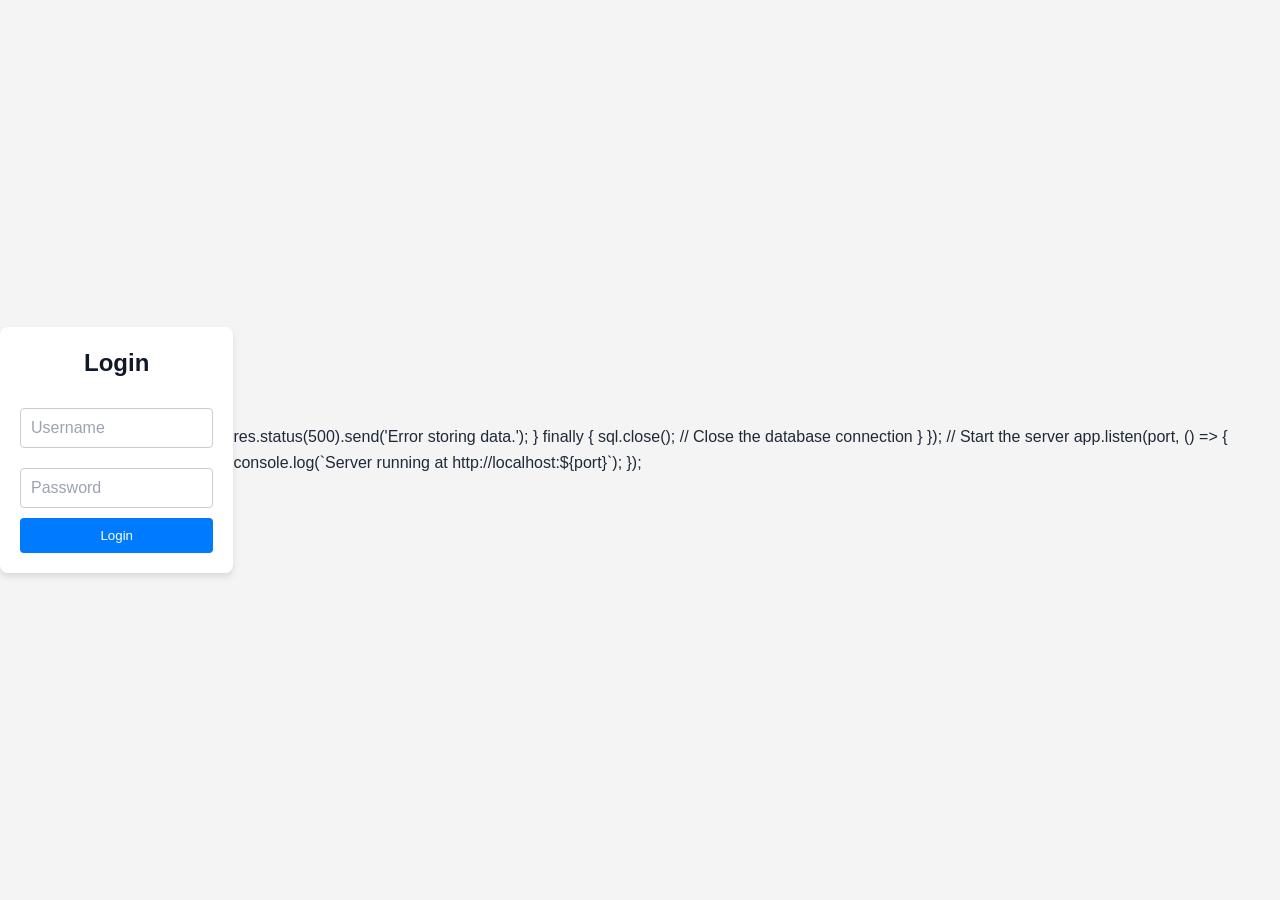
<file: Mywebsite.html>
<!DOCTYPE html>
<html lang="en">
<head>
    <meta charset="UTF-8">
    <meta name="viewport" content="width=device-width, initial-scale=1.0">
    <title>Login Form</title>
    <link rel="stylesheet" href="css/global.css">
    <style>
        body {
            font-family: Arial, sans-serif;
            display: flex;
            justify-content: center;
            align-items: center;
            height: 100vh;
            margin: 0;
            background-color: #f4f4f4;
        }
        .login-form {
            background: #fff;
            padding: 20px;
            border-radius: 8px;
            box-shadow: 0 4px 6px rgba(0, 0, 0, 0.1);
            width: 300px;
        }
        .login-form h2 {
            margin-bottom: 20px;
            font-size: 24px;
            text-align: center;
        }
        .login-form input {
            width: 100%;
            padding: 10px;
            margin: 10px 0;
            border: 1px solid #ccc;
            border-radius: 4px;
        }
        .login-form button {
            width: 100%;
            padding: 10px;
            background-color: #007BFF;
            color: white;
            border: none;
            border-radius: 4px;
            cursor: pointer;
        }
        .login-form button:hover {
            background-color: #0056b3;
        }
    </style>
</head>
<body>
    <form class="login-form" action="/login" method="POST">
        <h2>Login</h2>
        <input type="text" name="username" placeholder="Username" required>
        <input type="password" name="password" placeholder="Password" required>
        <button type="submit">Login</button>
    </form>
</body>
</html>
            res.status(500).send('Error storing data.');
        } finally {
            sql.close(); // Close the database connection
        }
    });

    // Start the server
    app.listen(port, () => {
        console.log(`Server running at http://localhost:${port}`);
    });
</script>
</file>
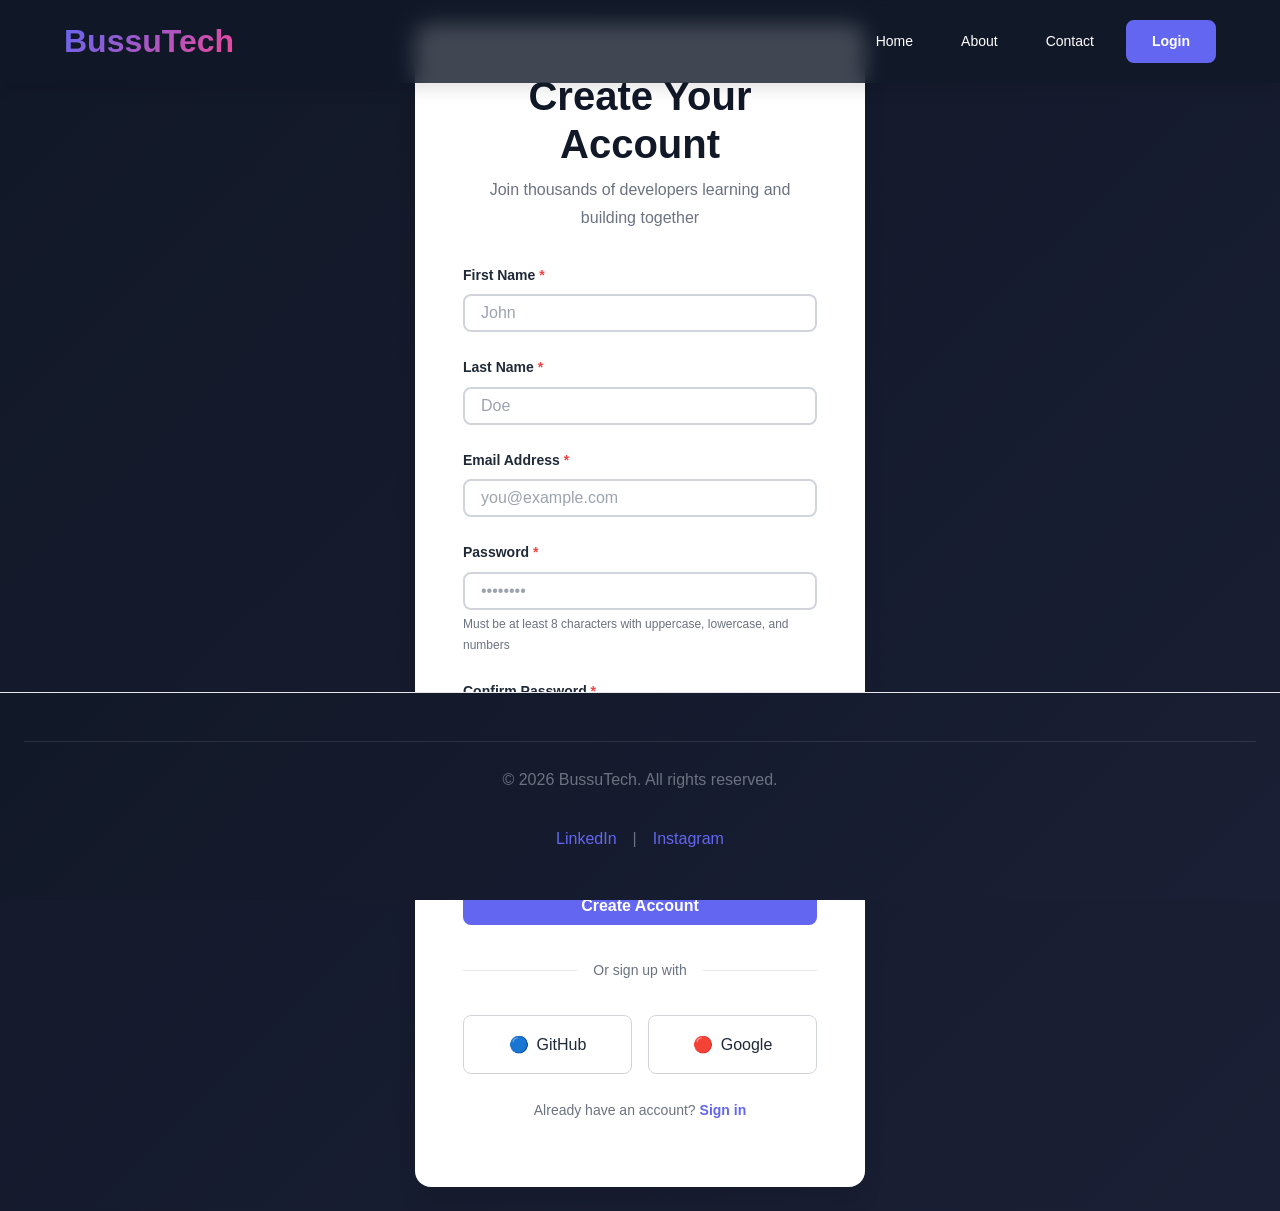
<file: signup.html>
<!DOCTYPE html>
<html lang="en">
<head>
    <meta charset="UTF-8">
    <meta name="viewport" content="width=device-width, initial-scale=1.0">
    <meta name="description" content="Sign up for BussuTech - Join our developer community">
    <meta name="author" content="BussuTech Team">
    <title>Sign Up - BussuTech</title>
    <link rel="icon" href="Media/Favicon.png" type="image/png">
    <link rel="stylesheet" href="css/global.css">
    <link rel="stylesheet" href="css/login.css">
</head>
<body class="login-page">
    <header>
        <div class="header-container">
            <div class="logo">
                <a href="index.html"><span>BussuTech</span></a>
            </div>
            <nav>
                <a href="index.html">Home</a>
                <a href="about.html">About</a>
                <a href="contact.html">Contact</a>
                <a href="login.html" class="nav-button">Login</a>
            </nav>
        </div>
    </header>

    <main class="login-container">
        <div class="login-header">
            <h1>Create Your Account</h1>
            <p>Join thousands of developers learning and building together</p>
        </div>

        <form method="post" action="#" onsubmit="handleSignup(event)">
            <div class="form-group">
                <label for="firstname">First Name <span class="required">*</span></label>
                <input type="text" id="firstname" name="firstname" placeholder="John" required>
            </div>

            <div class="form-group">
                <label for="lastname">Last Name <span class="required">*</span></label>
                <input type="text" id="lastname" name="lastname" placeholder="Doe" required>
            </div>

            <div class="form-group">
                <label for="email">Email Address <span class="required">*</span></label>
                <input type="email" id="email" name="email" placeholder="you@example.com" required>
            </div>

            <div class="form-group">
                <label for="password">Password <span class="required">*</span></label>
                <input type="password" id="password" name="password" placeholder="••••••••" required>
                <p class="password-hint">Must be at least 8 characters with uppercase, lowercase, and numbers</p>
            </div>

            <div class="form-group">
                <label for="confirm">Confirm Password <span class="required">*</span></label>
                <input type="password" id="confirm" name="confirm" placeholder="••••••••" required>
            </div>

            <div class="form-group">
                <label>
                    <input type="checkbox" name="terms" required>
                    I agree to the <a href="#">Terms of Service</a> and <a href="#">Privacy Policy</a>
                </label>
            </div>

            <div class="form-group">
                <label>
                    <input type="checkbox" name="newsletter">
                    Subscribe to our newsletter for updates and tips
                </label>
            </div>

            <button type="submit" class="btn btn-primary btn-block">Create Account</button>
        </form>

        <div class="form-divider">
            <span>Or sign up with</span>
        </div>

        <div class="social-login">
            <a href="#" class="social-btn">
                <span>🔵</span> GitHub
            </a>
            <a href="#" class="social-btn">
                <span>🔴</span> Google
            </a>
        </div>

        <p class="signup-link">
            Already have an account? <a href="login.html">Sign in</a>
        </p>
    </main>

    <footer>
        <div class="footer-bottom">
            <p>&copy; 2026 BussuTech. All rights reserved.</p>
            <div class="footer-social">
                <a href="https://www.linkedin.com/in/bussuvamshi/" target="_blank" rel="noopener noreferrer" title="LinkedIn">LinkedIn</a> | 
                <a href="https://www.instagram.com/vamshidhar_reddy_bussu_" target="_blank" rel="noopener noreferrer" title="Instagram">Instagram</a>
            </div>
        </div>
    </footer>

    <script src="js/api-client.js" defer></script>
    <script src="js/main.js" defer></script>
</body>
</html>
</file>
<file: css/global.css>
/* ============================================================================
   GLOBAL STYLES - DevHub Portal
   ============================================================================ */

:root {
    /* Color Palette - Modern Tech Theme */
    --color-primary: #6366f1;        /* Indigo */
    --color-primary-dark: #4f46e5;
    --color-primary-light: #818cf8;
    --color-secondary: #ec4899;      /* Pink */
    --color-accent: #06b6d4;         /* Cyan */
    --color-success: #10b981;        /* Green */
    --color-danger: #ef4444;         /* Red */
    --color-warning: #f59e0b;        /* Amber */
    --color-info: #3b82f6;           /* Blue */
    
    /* Neutral Colors */
    --color-light: #f9fafb;
    --color-lighter: #f3f4f6;
    --color-gray-100: #e5e7eb;
    --color-gray-200: #d1d5db;
    --color-gray-300: #d1d5db;
    --color-gray-400: #9ca3af;
    --color-gray-500: #6b7280;
    --color-gray-600: #4b5563;
    --color-gray-700: #2d3748;
    --color-dark: #1f2937;
    --color-darker: #111827;
    --color-black: #000;
    --color-white: #fff;

    /* Spacing */
    --spacing-xs: 4px;
    --spacing-sm: 8px;
    --spacing-md: 16px;
    --spacing-lg: 24px;
    --spacing-xl: 32px;
    --spacing-2xl: 48px;

    /* Typography */
    --font-family-base: -apple-system, BlinkMacSystemFont, 'Segoe UI', 'Roboto', 'Oxygen', 'Ubuntu', 'Cantarell', sans-serif;
    --font-family-mono: 'JetBrains Mono', 'Fira Code', 'Courier New', monospace;
    --font-size-base: 16px;
    --font-size-sm: 14px;
    --font-size-xs: 12px;
    --font-size-lg: 18px;
    --font-size-xl: 24px;
    --font-size-2xl: 32px;
    --font-size-3xl: 48px;

    /* Border Radius */
    --border-radius: 8px;
    --border-radius-lg: 12px;
    --border-radius-xl: 16px;

    /* Shadows */
    --shadow-sm: 0 1px 2px 0 rgba(0, 0, 0, 0.05);
    --shadow-md: 0 4px 6px -1px rgba(0, 0, 0, 0.1);
    --shadow-lg: 0 10px 15px -3px rgba(0, 0, 0, 0.1);
    --shadow-xl: 0 20px 25px -5px rgba(0, 0, 0, 0.1);

    /* Transitions */
    --transition: all 0.3s cubic-bezier(0.4, 0, 0.2, 1);
}

/* ============================================================================
   BASE RESET & NORMALIZATION
   ============================================================================ */

* {
    box-sizing: border-box;
}

html {
    scroll-behavior: smooth;
}

body {
    font-family: var(--font-family-base);
    font-size: var(--font-size-base);
    line-height: 1.6;
    color: var(--color-dark);
    background-color: var(--color-white);
    margin: 0;
    padding: 0;
    transition: var(--transition);
}

h1, h2, h3, h4, h5, h6 {
    margin-top: 0;
    margin-bottom: var(--spacing-md);
    font-weight: 700;
    color: var(--color-darker);
}

h1 { font-size: 2.5rem; line-height: 1.2; }
h2 { font-size: 2rem; line-height: 1.3; }
h3 { font-size: 1.5rem; line-height: 1.4; }
h4 { font-size: 1.25rem; }
h5 { font-size: 1.1rem; }
h6 { font-size: 1rem; }

p {
    margin-top: 0;
    margin-bottom: var(--spacing-md);
    line-height: 1.75;
}

a {
    color: var(--color-primary);
    text-decoration: none;
    transition: var(--transition);
}

a:hover {
    color: var(--color-primary-dark);
}

hr {
    border: none;
    border-top: 1px solid var(--color-gray-100);
    margin: var(--spacing-lg) 0;
}

img {
    max-width: 100%;
    height: auto;
    display: block;
}

code {
    font-family: var(--font-family-mono);
    background-color: var(--color-lighter);
    padding: 2px 6px;
    border-radius: var(--border-radius);
    font-size: 0.9em;
    color: var(--color-danger);
}

pre {
    background-color: var(--color-darker);
    color: var(--color-white);
    padding: var(--spacing-lg);
    border-radius: var(--border-radius-lg);
    overflow-x: auto;
    font-family: var(--font-family-mono);
    line-height: 1.5;
}

pre code {
    background: none;
    color: inherit;
    padding: 0;
}

/* ============================================================================
   HEADER & NAVIGATION
   ============================================================================ */

header {
    background: linear-gradient(135deg, var(--color-darker) 0%, #1a1f35 100%);
    color: var(--color-white);
    padding: var(--spacing-md) 0;
    box-shadow: var(--shadow-lg);
    position: sticky;
    top: 0;
    z-index: 100;
}

header a {
    color: var(--color-white);
}

header a:hover {
    color: var(--color-primary-light);
}

.header-container {
    max-width: 1200px;
    margin: 0 auto;
    padding: 0 var(--spacing-lg);
    display: flex;
    justify-content: space-between;
    align-items: center;
}

.logo {
    display: flex;
    align-items: center;
    gap: var(--spacing-sm);
    font-size: var(--font-size-2xl);
    font-weight: 700;
    color: var(--color-white);
}

.logo span {
    background: linear-gradient(135deg, var(--color-primary) 0%, var(--color-secondary) 100%);
    -webkit-background-clip: text;
    -webkit-text-fill-color: transparent;
    background-clip: text;
}

.logo img {
    width: 40px;
    height: 40px;
}

nav {
    display: flex;
    gap: var(--spacing-md);
    align-items: center;
}

nav a {
    padding: var(--spacing-sm) var(--spacing-md);
    border-radius: var(--border-radius);
    transition: var(--transition);
    font-size: var(--font-size-sm);
    font-weight: 500;
}

nav a:hover {
    background-color: rgba(255, 255, 255, 0.1);
}

nav a.active {
    background-color: var(--color-primary);
    color: var(--color-white);
}

.nav-button {
    background-color: var(--color-primary);
    padding: var(--spacing-sm) var(--spacing-lg);
    border-radius: var(--border-radius);
    color: var(--color-white);
    font-weight: 600;
    transition: var(--transition);
    border: 2px solid var(--color-primary);
}

.nav-button:hover {
    background-color: transparent;
    border-color: var(--color-white);
}

.mobile-menu-toggle {
    display: none;
    flex-direction: column;
    gap: 5px;
    cursor: pointer;
}

.mobile-menu-toggle span {
    width: 25px;
    height: 3px;
    background-color: var(--color-white);
    border-radius: 2px;
    transition: var(--transition);
}

/* ============================================================================
   FOOTER
   ============================================================================ */

footer {
    background: linear-gradient(135deg, var(--color-darker) 0%, #1a1f35 100%);
    color: var(--color-gray-400);
    text-align: center;
    padding: var(--spacing-2xl) var(--spacing-lg);
    margin-top: var(--spacing-2xl);
    border-top: 1px solid var(--color-gray-100);
}

.footer-container {
    max-width: 1200px;
    margin: 0 auto;
    display: grid;
    grid-template-columns: repeat(auto-fit, minmax(250px, 1fr));
    gap: var(--spacing-lg);
    text-align: left;
    margin-bottom: var(--spacing-xl);
}

.footer-section h4 {
    color: var(--color-white);
    margin-bottom: var(--spacing-md);
}

.footer-section ul {
    list-style: none;
    padding: 0;
    margin: 0;
}

.footer-section ul li {
    margin-bottom: var(--spacing-sm);
}

.footer-section a {
    color: var(--color-gray-400);
    text-decoration: none;
}

.footer-section a:hover {
    color: var(--color-primary);
}

.footer-bottom {
    border-top: 1px solid rgba(255, 255, 255, 0.1);
    padding-top: var(--spacing-lg);
    text-align: center;
    color: var(--color-gray-500);
}

.footer-bottom a {
    color: var(--color-primary);
}

.footer-social {
    margin-top: var(--spacing-md);
    padding-top: var(--spacing-md);
    display: flex;
    justify-content: center;
    gap: var(--spacing-md);
    flex-wrap: wrap;
}

.footer-social a {
    color: var(--color-primary);
    text-decoration: none;
    font-weight: 500;
    transition: color var(--transition-smooth);
}

.footer-social a:hover {
    color: var(--color-secondary);
    text-decoration: underline;
}

/* ============================================================================
   FORMS
   ============================================================================ */

form {
    margin: 0 auto;
}

.form-group {
    margin-bottom: var(--spacing-lg);
}

label {
    display: block;
    margin-bottom: var(--spacing-sm);
    font-weight: 600;
    color: var(--color-dark);
    font-size: var(--font-size-sm);
}

label span.required {
    color: var(--color-danger);
}

input[type="text"],
input[type="email"],
input[type="password"],
input[type="date"],
input[type="number"],
input[type="phone"],
input[type="url"],
textarea,
select {
    width: 100%;
    padding: var(--spacing-sm) var(--spacing-md);
    margin-bottom: 0;
    border: 2px solid var(--color-gray-200);
    border-radius: var(--border-radius);
    font-family: var(--font-family-base);
    font-size: var(--font-size-base);
    transition: var(--transition);
    background-color: var(--color-white);
    color: var(--color-dark);
    appearance: none;
}

/* Select dropdown styling */
select {
    background-image: url("data:image/svg+xml,%3Csvg xmlns='http://www.w3.org/2000/svg' width='12' height='12' viewBox='0 0 12 12'%3E%3Cpath fill='%236b7280' d='M6 9L1 4h10z'/%3E%3C/svg%3E");
    background-repeat: no-repeat;
    background-position: right var(--spacing-md) center;
    padding-right: var(--spacing-xl);
}

input[type="text"]::placeholder,
input[type="email"]::placeholder,
input[type="password"]::placeholder,
input[type="phone"]::placeholder,
input[type="url"]::placeholder,
textarea::placeholder {
    color: var(--color-gray-400);
}

input[type="text"]:focus,
input[type="email"]:focus,
input[type="password"]:focus,
input[type="date"]:focus,
input[type="number"]:focus,
input[type="phone"]:focus,
input[type="url"]:focus,
textarea:focus,
select:focus {
    outline: none;
    border-color: var(--color-primary);
    box-shadow: 0 0 0 3px rgba(99, 102, 241, 0.1);
    background-color: var(--color-white);
}

textarea {
    resize: vertical;
    min-height: 120px;
}

input[type="checkbox"],
input[type="radio"] {
    margin-right: var(--spacing-sm);
    cursor: pointer;
}

.checkbox-group,
.radio-group {
    display: flex;
    flex-direction: column;
    gap: var(--spacing-sm);
}

.checkbox-item,
.radio-item {
    display: flex;
    align-items: center;
}

.form-hint {
    font-size: var(--font-size-xs);
    color: var(--color-gray-500);
    margin-top: var(--spacing-xs);
}

.form-error {
    font-size: var(--font-size-xs);
    color: var(--color-danger);
    margin-top: var(--spacing-xs);
}

input.error,
textarea.error,
select.error {
    border-color: var(--color-danger);
    box-shadow: 0 0 0 3px rgba(239, 68, 68, 0.1);
}

/* ============================================================================
   BUTTONS
   ============================================================================ */

.btn {
    display: inline-flex;
    align-items: center;
    justify-content: center;
    padding: var(--spacing-sm) var(--spacing-lg);
    background-color: var(--color-primary);
    color: var(--color-white);
    border: 2px solid transparent;
    border-radius: var(--border-radius);
    font-size: var(--font-size-base);
    font-weight: 600;
    cursor: pointer;
    transition: var(--transition);
    text-decoration: none;
    gap: var(--spacing-sm);
}

.btn:hover {
    transform: translateY(-2px);
    box-shadow: var(--shadow-lg);
}

.btn:active {
    transform: translateY(0);
}

.btn-primary {
    background-color: var(--color-primary);
}

.btn-primary:hover {
    background-color: var(--color-primary-dark);
}

.btn-secondary {
    background-color: var(--color-secondary);
}

.btn-secondary:hover {
    background-color: #be123c;
}

.btn-success {
    background-color: var(--color-success);
}

.btn-success:hover {
    background-color: #059669;
}

.btn-danger {
    background-color: var(--color-danger);
}

.btn-danger:hover {
    background-color: #dc2626;
}

.btn-outline {
    background-color: transparent;
    border-color: var(--color-primary);
    color: var(--color-primary);
}

.btn-outline:hover {
    background-color: var(--color-primary);
    color: var(--color-white);
}

.btn-sm {
    padding: var(--spacing-xs) var(--spacing-sm);
    font-size: var(--font-size-sm);
}

.btn-lg {
    padding: var(--spacing-md) var(--spacing-xl);
    font-size: var(--font-size-lg);
}

.btn-block {
    width: 100%;
}

.btn:disabled {
    opacity: 0.5;
    cursor: not-allowed;
}

/* ============================================================================
   TABLES
   ============================================================================ */

table {
    width: 100%;
    border-collapse: collapse;
    background-color: var(--color-white);
    box-shadow: var(--shadow-sm);
    border-radius: var(--border-radius-lg);
    overflow: hidden;
}

table caption {
    font-weight: 700;
    font-size: var(--font-size-lg);
    color: var(--color-dark);
    margin-bottom: var(--spacing-md);
    text-align: left;
}

table thead {
    background-color: var(--color-lighter);
    border-bottom: 2px solid var(--color-gray-100);
}

table th {
    padding: var(--spacing-md);
    text-align: left;
    font-weight: 700;
    color: var(--color-dark);
    font-size: var(--font-size-sm);
}

table td {
    padding: var(--spacing-md);
    border-bottom: 1px solid var(--color-gray-100);
}

table tbody tr:hover {
    background-color: var(--color-lighter);
}

table tbody tr:last-child td {
    border-bottom: none;
}

/* ============================================================================
   CARDS & COMPONENTS
   ============================================================================ */

.card {
    background-color: var(--color-white);
    border: 1px solid var(--color-gray-100);
    border-radius: var(--border-radius-lg);
    padding: var(--spacing-lg);
    box-shadow: var(--shadow-sm);
    transition: var(--transition);
}

.card:hover {
    box-shadow: var(--shadow-md);
    border-color: var(--color-gray-200);
}

.card-header {
    border-bottom: 1px solid var(--color-gray-100);
    padding-bottom: var(--spacing-md);
    margin-bottom: var(--spacing-md);
}

.card-body {
    padding: 0;
}

.card-footer {
    border-top: 1px solid var(--color-gray-100);
    padding-top: var(--spacing-md);
    margin-top: var(--spacing-md);
}

.badge {
    display: inline-block;
    padding: var(--spacing-xs) var(--spacing-sm);
    border-radius: 20px;
    font-size: var(--font-size-xs);
    font-weight: 600;
    background-color: var(--color-lighter);
    color: var(--color-dark);
}

.badge-primary {
    background-color: rgba(99, 102, 241, 0.1);
    color: var(--color-primary);
}

.badge-success {
    background-color: rgba(16, 185, 129, 0.1);
    color: var(--color-success);
}

.badge-danger {
    background-color: rgba(239, 68, 68, 0.1);
    color: var(--color-danger);
}

.alert {
    padding: var(--spacing-md);
    border-radius: var(--border-radius);
    margin-bottom: var(--spacing-md);
    border-left: 4px solid;
}

.alert-info {
    background-color: rgba(59, 130, 246, 0.1);
    color: #1e40af;
    border-color: var(--color-info);
}

.alert-success {
    background-color: rgba(16, 185, 129, 0.1);
    color: #065f46;
    border-color: var(--color-success);
}

.alert-warning {
    background-color: rgba(245, 158, 11, 0.1);
    color: #92400e;
    border-color: var(--color-warning);
}

.alert-danger {
    background-color: rgba(239, 68, 68, 0.1);
    color: #7f1d1d;
    border-color: var(--color-danger);
}

/* ============================================================================
   UTILITY CLASSES
   ============================================================================ */

.container {
    max-width: 1200px;
    margin: 0 auto;
    padding: 0 var(--spacing-lg);
}

.container-sm {
    max-width: 800px;
}

.grid {
    display: grid;
    gap: var(--spacing-lg);
}

.grid-2 {
    grid-template-columns: repeat(auto-fit, minmax(300px, 1fr));
}

.grid-3 {
    grid-template-columns: repeat(auto-fit, minmax(250px, 1fr));
}

.grid-4 {
    grid-template-columns: repeat(auto-fit, minmax(200px, 1fr));
}

.flex {
    display: flex;
}

.flex-col {
    flex-direction: column;
}

.flex-between {
    justify-content: space-between;
}

.flex-center {
    justify-content: center;
    align-items: center;
}

.items-center {
    align-items: center;
}

.gap-1 { gap: var(--spacing-xs); }
.gap-2 { gap: var(--spacing-sm); }
.gap-3 { gap: var(--spacing-md); }
.gap-4 { gap: var(--spacing-lg); }

.text-center {
    text-align: center;
}

.text-left {
    text-align: left;
}

.text-right {
    text-align: right;
}

.text-primary {
    color: var(--color-primary);
}

.text-secondary {
    color: var(--color-secondary);
}

.text-success {
    color: var(--color-success);
}

.text-danger {
    color: var(--color-danger);
}

.text-muted {
    color: var(--color-gray-400);
}

.text-sm { font-size: var(--font-size-sm); }
.text-lg { font-size: var(--font-size-lg); }
.text-xl { font-size: var(--font-size-xl); }
.text-2xl { font-size: var(--font-size-2xl); }
.text-3xl { font-size: var(--font-size-3xl); }

.font-bold { font-weight: 700; }
.font-semibold { font-weight: 600; }
.font-medium { font-weight: 500; }
.font-normal { font-weight: 400; }

.mt-0 { margin-top: 0; }
.mt-1 { margin-top: var(--spacing-xs); }
.mt-2 { margin-top: var(--spacing-sm); }
.mt-3 { margin-top: var(--spacing-md); }
.mt-4 { margin-top: var(--spacing-lg); }
.mt-5 { margin-top: var(--spacing-xl); }

.mb-0 { margin-bottom: 0; }
.mb-1 { margin-bottom: var(--spacing-xs); }
.mb-2 { margin-bottom: var(--spacing-sm); }
.mb-3 { margin-bottom: var(--spacing-md); }
.mb-4 { margin-bottom: var(--spacing-lg); }
.mb-5 { margin-bottom: var(--spacing-xl); }

.my-1 { margin-top: var(--spacing-xs); margin-bottom: var(--spacing-xs); }
.my-2 { margin-top: var(--spacing-sm); margin-bottom: var(--spacing-sm); }
.my-3 { margin-top: var(--spacing-md); margin-bottom: var(--spacing-md); }
.my-4 { margin-top: var(--spacing-lg); margin-bottom: var(--spacing-lg); }

.p-0 { padding: 0; }
.p-1 { padding: var(--spacing-xs); }
.p-2 { padding: var(--spacing-sm); }
.p-3 { padding: var(--spacing-md); }
.p-4 { padding: var(--spacing-lg); }
.p-5 { padding: var(--spacing-xl); }

.px-2 { padding-left: var(--spacing-sm); padding-right: var(--spacing-sm); }
.px-3 { padding-left: var(--spacing-md); padding-right: var(--spacing-md); }
.px-4 { padding-left: var(--spacing-lg); padding-right: var(--spacing-lg); }

.py-2 { padding-top: var(--spacing-sm); padding-bottom: var(--spacing-sm); }
.py-3 { padding-top: var(--spacing-md); padding-bottom: var(--spacing-md); }
.py-4 { padding-top: var(--spacing-lg); padding-bottom: var(--spacing-lg); }

.rounded { border-radius: var(--border-radius); }
.rounded-lg { border-radius: var(--border-radius-lg); }
.rounded-xl { border-radius: var(--border-radius-xl); }

.shadow { box-shadow: var(--shadow-sm); }
.shadow-md { box-shadow: var(--shadow-md); }
.shadow-lg { box-shadow: var(--shadow-lg); }
.shadow-xl { box-shadow: var(--shadow-xl); }

.bg-light { background-color: var(--color-light); }
.bg-lighter { background-color: var(--color-lighter); }
.bg-white { background-color: var(--color-white); }
.bg-darker { background-color: var(--color-darker); }

.border { border: 1px solid var(--color-gray-100); }
.border-t { border-top: 1px solid var(--color-gray-100); }
.border-b { border-bottom: 1px solid var(--color-gray-100); }

.w-full { width: 100%; }
.h-auto { height: auto; }

.hidden { display: none; }
.block { display: block; }
.inline-block { display: inline-block; }

.cursor-pointer { cursor: pointer; }

.opacity-50 { opacity: 0.5; }
.opacity-75 { opacity: 0.75; }

.transition { transition: var(--transition); }

/* Accessibility */
.sr-only {
    position: absolute;
    width: 1px;
    height: 1px;
    padding: 0;
    margin: -1px;
    overflow: hidden;
    clip: rect(0, 0, 0, 0);
    white-space: nowrap;
    border-width: 0;
}

/* ============================================================================
   RESPONSIVE DESIGN
   ============================================================================ */

@media (max-width: 768px) {
    h1 { font-size: 2rem; }
    h2 { font-size: 1.5rem; }
    h3 { font-size: 1.25rem; }

    .header-container {
        flex-direction: column;
        gap: var(--spacing-md);
    }

    nav {
        display: none;
        width: 100%;
        flex-direction: column;
    }

    nav.active {
        display: flex;
    }

    .mobile-menu-toggle {
        display: flex;
    }

    .grid-2,
    .grid-3,
    .grid-4 {
        grid-template-columns: 1fr;
    }

    .container {
        padding: 0 var(--spacing-md);
    }

    table {
        font-size: var(--font-size-sm);
    }

    table th,
    table td {
        padding: var(--spacing-sm);
    }

    form {
        max-width: 100%;
    }

    .btn {
        width: 100%;
    }

    .footer-container {
        grid-template-columns: 1fr;
        text-align: center;
    }
}

@media (max-width: 480px) {
    h1 { font-size: 1.75rem; }
    h2 { font-size: 1.25rem; }
    h3 { font-size: 1rem; }

    body {
        font-size: var(--font-size-sm);
    }

    .container {
        padding: 0 var(--spacing-sm);
    }

    .p-3,
    .p-4,
    .p-5 {
        padding: var(--spacing-md);
    }

    .gap-4 {
        gap: var(--spacing-md);
    }
}

/* Dark mode support (optional) */
@media (prefers-color-scheme: dark) {
    body {
        background-color: var(--color-darker);
        color: var(--color-lighter);
    }

    table,
    .card {
        background-color: #1f2937;
        border-color: #374151;
    }

    input,
    textarea,
    select {
        background-color: #1f2937;
        color: var(--color-lighter);
        border-color: #374151;
    }
}
</file>
<file: css/index.css>
/* ============================================================================
   Home/Dashboard Page Styles
   ============================================================================ */

body.home-page {
    background-color: var(--color-light);
}

/* Hero Section */
.hero {
    background: linear-gradient(135deg, var(--color-darker) 0%, #1a1f35 100%);
    color: var(--color-white);
    padding: var(--spacing-2xl) var(--spacing-lg);
    text-align: center;
    position: relative;
    overflow: hidden;
}

.hero::before {
    content: '';
    position: absolute;
    top: -50%;
    right: -10%;
    width: 500px;
    height: 500px;
    background: radial-gradient(circle, rgba(99, 102, 241, 0.2) 0%, transparent 70%);
    border-radius: 50%;
}

.hero-content {
    position: relative;
    z-index: 1;
    max-width: 800px;
    margin: 0 auto;
}

.hero h1 {
    color: var(--color-white);
    margin-bottom: var(--spacing-md);
    font-size: var(--font-size-3xl);
}

.hero p {
    color: var(--color-gray-300);
    font-size: var(--font-size-lg);
    margin-bottom: var(--spacing-lg);
}

.hero-buttons {
    display: flex;
    gap: var(--spacing-md);
    justify-content: center;
    flex-wrap: wrap;
}

/* Features Section */
.features-section {
    padding: var(--spacing-2xl) var(--spacing-lg);
}

.section-header {
    text-align: center;
    margin-bottom: var(--spacing-2xl);
}

.section-header h2 {
    margin-bottom: var(--spacing-md);
}

.features-grid {
    display: grid;
    grid-template-columns: repeat(auto-fit, minmax(280px, 1fr));
    gap: var(--spacing-lg);
    margin-bottom: var(--spacing-2xl);
}

.feature-card {
    background: var(--color-white);
    padding: var(--spacing-lg);
    border-radius: var(--border-radius-lg);
    box-shadow: var(--shadow-sm);
    text-align: center;
    transition: var(--transition);
}

.feature-card:hover {
    box-shadow: var(--shadow-lg);
    transform: translateY(-5px);
}

.feature-icon {
    font-size: var(--font-size-3xl);
    margin-bottom: var(--spacing-md);
}

.feature-card h3 {
    margin-bottom: var(--spacing-sm);
    color: var(--color-darker);
}

.feature-card p {
    color: var(--color-gray-500);
    margin: 0;
    font-size: var(--font-size-sm);
}

/* Stats Section */
.stats-section {
    background: linear-gradient(135deg, var(--color-primary) 0%, var(--color-secondary) 100%);
    color: var(--color-white);
    padding: var(--spacing-2xl) var(--spacing-lg);
    margin: var(--spacing-2xl) 0;
}

.stats-grid {
    display: grid;
    grid-template-columns: repeat(auto-fit, minmax(200px, 1fr));
    gap: var(--spacing-xl);
    text-align: center;
}

.stat-item h3 {
    font-size: var(--font-size-2xl);
    color: var(--color-white);
    margin: 0;
}

.stat-label {
    color: rgba(255, 255, 255, 0.8);
    font-size: var(--font-size-sm);
}

/* Services Section */
.services-section {
    padding: var(--spacing-2xl) var(--spacing-lg);
    background: var(--color-white);
}

.service-item {
    display: grid;
    grid-template-columns: 100px 1fr;
    gap: var(--spacing-lg);
    align-items: start;
    margin-bottom: var(--spacing-lg);
    padding-bottom: var(--spacing-lg);
    border-bottom: 1px solid var(--color-gray-100);
}

.service-item:last-child {
    border-bottom: none;
    margin-bottom: 0;
    padding-bottom: 0;
}

.service-icon {
    width: 100px;
    height: 100px;
    border-radius: var(--border-radius-lg);
    background: linear-gradient(135deg, var(--color-primary) 0%, var(--color-secondary) 100%);
    display: flex;
    align-items: center;
    justify-content: center;
    font-size: 2.5rem;
    color: var(--color-white);
}

.service-content h3 {
    margin-top: 0;
}

.service-content p {
    color: var(--color-gray-500);
    margin: 0;
}

/* CTA Section */
.cta-section {
    background: linear-gradient(135deg, var(--color-darker) 0%, #1a1f35 100%);
    color: var(--color-white);
    padding: var(--spacing-2xl) var(--spacing-lg);
    text-align: center;
    border-radius: var(--border-radius-xl);
    margin: var(--spacing-2xl) var(--spacing-lg);
}

.cta-section h2 {
    color: var(--color-white);
}

.cta-section p {
    color: var(--color-gray-300);
    margin-bottom: var(--spacing-lg);
}

/* Dashboard Widgets */
.dashboard-grid {
    display: grid;
    grid-template-columns: repeat(auto-fit, minmax(300px, 1fr));
    gap: var(--spacing-lg);
    padding: var(--spacing-lg);
}

.widget {
    background: var(--color-white);
    padding: var(--spacing-lg);
    border-radius: var(--border-radius-lg);
    box-shadow: var(--shadow-sm);
}

.widget-header {
    display: flex;
    justify-content: space-between;
    align-items: center;
    margin-bottom: var(--spacing-md);
    padding-bottom: var(--spacing-md);
    border-bottom: 1px solid var(--color-gray-100);
}

.widget h3 {
    margin: 0;
}

.widget-content {
    padding: var(--spacing-md) 0;
}

/* Responsive */
@media (max-width: 768px) {
    .hero h1 {
        font-size: var(--font-size-2xl);
    }

    .hero-buttons {
        flex-direction: column;
    }

    .hero-buttons .btn {
        width: 100%;
    }

    .service-item {
        grid-template-columns: 70px 1fr;
    }

    .service-icon {
        width: 70px;
        height: 70px;
        font-size: 1.5rem;
    }

    .stats-grid {
        grid-template-columns: repeat(2, 1fr);
    }

    .cta-section {
        margin: var(--spacing-lg) 0;
    }
}

@media (max-width: 480px) {
    .hero {
        padding: var(--spacing-lg);
    }

    .hero h1 {
        font-size: var(--font-size-xl);
    }

    .hero p {
        font-size: var(--font-size-base);
    }

    .features-grid {
        grid-template-columns: 1fr;
    }

    .stats-grid {
        grid-template-columns: 1fr;
        gap: var(--spacing-lg);
    }
}
</file>
<file: css/pages.css>
/* ============================================================================
   About & Contact Pages Styles
   ============================================================================ */

.page-header {
    background: linear-gradient(135deg, var(--color-darker) 0%, #1a1f35 100%);
    color: var(--color-white);
    padding: var(--spacing-2xl) var(--spacing-lg);
    text-align: center;
    margin-bottom: var(--spacing-2xl);
}

.page-header h1 {
    color: var(--color-white);
    margin-bottom: var(--spacing-md);
}

.page-header p {
    color: var(--color-gray-300);
    font-size: var(--font-size-lg);
    margin: 0;
}

.page-content {
    padding: var(--spacing-2xl) 0;
    max-width: 900px;
    margin: 0 auto;
}

.page-section {
    margin-bottom: var(--spacing-2xl);
    padding-bottom: var(--spacing-2xl);
    border-bottom: 1px solid var(--color-gray-100);
}

.page-section:last-child {
    border-bottom: none;
}

.page-section h2 {
    color: var(--color-darker);
    margin-bottom: var(--spacing-lg);
}

.page-section p {
    color: var(--color-gray-700);
    line-height: 1.8;
    margin-bottom: var(--spacing-md);
}

.values-grid {
    display: grid;
    grid-template-columns: repeat(auto-fit, minmax(250px, 1fr));
    gap: var(--spacing-lg);
    margin-top: var(--spacing-lg);
}

.value-card {
    background: var(--color-white);
    border: 1px solid var(--color-gray-100);
    padding: var(--spacing-lg);
    border-radius: var(--border-radius-lg);
    box-shadow: var(--shadow-sm);
    transition: var(--transition);
}

.value-card:hover {
    box-shadow: var(--shadow-md);
    border-color: var(--color-primary);
}

.value-card h3 {
    color: var(--color-darker);
    margin-bottom: var(--spacing-md);
}

.value-card p {
    color: var(--color-gray-600);
    margin: 0;
    font-size: var(--font-size-sm);
}

/* Contact Page */
.contact-grid {
    display: grid;
    grid-template-columns: repeat(auto-fit, minmax(200px, 1fr));
    gap: var(--spacing-lg);
    margin-bottom: var(--spacing-2xl);
}

.contact-item {
    background: var(--color-white);
    border: 1px solid var(--color-gray-100);
    padding: var(--spacing-lg);
    border-radius: var(--border-radius-lg);
    text-align: center;
}

.contact-item h3 {
    color: var(--color-darker);
    margin-bottom: var(--spacing-md);
}

.contact-item p {
    color: var(--color-gray-600);
    margin: 0;
}

.contact-item a {
    color: var(--color-primary);
    font-weight: 600;
    text-decoration: none;
}

.contact-item a:hover {
    text-decoration: underline;
}

/* Contact Form */
.contact-form-section {
    background: var(--color-lighter);
    padding: var(--spacing-2xl);
    border-radius: var(--border-radius-lg);
    max-width: 700px;
    margin: 0 auto;
}

.contact-form-section h2 {
    text-align: center;
    margin-bottom: var(--spacing-lg);
    color: var(--color-dark);
}

.contact-form-section label {
    color: var(--color-dark);
}

.contact-form-section input,
.contact-form-section textarea,
.contact-form-section select {
    color: var(--color-dark);
    background-color: var(--color-white);
}

.form-row {
    display: grid;
    grid-template-columns: repeat(auto-fit, minmax(250px, 1fr));
    gap: var(--spacing-md);
}

.form-row .form-group {
    margin-bottom: 0;
}

/* Utility List */
.utility-list {
    list-style: none;
    padding: 0;
    margin: 0;
}

.utility-list li {
    padding: var(--spacing-md) 0;
    padding-left: var(--spacing-lg);
    position: relative;
    color: var(--color-gray-700);
    border-bottom: 1px solid var(--color-gray-100);
}

.utility-list li:last-child {
    border-bottom: none;
}

.utility-list li::before {
    content: "✓";
    position: absolute;
    left: 0;
    color: var(--color-success);
    font-weight: 700;
    font-size: var(--font-size-lg);
}

/* Responsive */
@media (max-width: 768px) {
    .page-content {
        padding: var(--spacing-lg) 0;
    }

    .values-grid {
        grid-template-columns: 1fr;
    }

    .contact-grid {
        grid-template-columns: 1fr;
    }

    .contact-form-section {
        padding: var(--spacing-lg);
    }

    .form-row {
        grid-template-columns: 1fr;
    }
}
</file>
<file: css/tools.css>
/* ============================================================================
   Tools/Counter Page Styles
   ============================================================================ */

.tools-hero {
    background: linear-gradient(135deg, var(--color-darker) 0%, #1a1f35 100%);
    color: var(--color-white);
    padding: var(--spacing-2xl) var(--spacing-lg);
    text-align: center;
    margin-bottom: var(--spacing-2xl);
}

.tools-hero h1 {
    color: var(--color-white);
    margin-bottom: var(--spacing-md);
}

.tools-hero p {
    color: var(--color-gray-300);
    font-size: var(--font-size-lg);
}

.tools-grid {
    display: grid;
    grid-template-columns: repeat(auto-fit, minmax(300px, 1fr));
    gap: var(--spacing-lg);
    margin: var(--spacing-2xl) 0;
}

.tool-card {
    background: var(--color-white);
    padding: var(--spacing-lg);
    border-radius: var(--border-radius-lg);
    box-shadow: var(--shadow-md);
    text-align: center;
    transition: var(--transition);
    border: 1px solid var(--color-gray-100);
}

.tool-card:hover {
    transform: translateY(-5px);
    box-shadow: var(--shadow-xl);
    border-color: var(--color-primary);
}

.tool-card h3 {
    margin-bottom: var(--spacing-md);
    color: var(--color-darker);
}

.tool-card p {
    color: var(--color-gray-600);
    margin-bottom: var(--spacing-md);
}

.tool-icon {
    font-size: 3rem;
    margin-bottom: var(--spacing-md);
    display: block;
}

/* Counter Tool Specific */
.counter-tool-section {
    margin-top: var(--spacing-2xl);
    padding-top: var(--spacing-2xl);
    border-top: 2px solid var(--color-gray-100);
}

.counter-tool-section h2 {
    text-align: center;
    margin-bottom: var(--spacing-xl);
    color: var(--color-dark);
}

.counter-container-tool {
    background: linear-gradient(135deg, var(--color-lighter) 0%, rgba(243, 244, 246, 0.5) 100%);
    padding: var(--spacing-2xl);
    border-radius: var(--border-radius-lg);
    max-width: 500px;
    margin: 0 auto var(--spacing-lg);
    box-shadow: var(--shadow-md);
}

.counter-display {
    font-size: 4rem;
    font-weight: 700;
    color: var(--color-darker);
    text-align: center;
    margin: var(--spacing-lg) 0;
    padding: var(--spacing-lg);
    background: var(--color-white);
    border-radius: var(--border-radius-lg);
    min-height: 140px;
    display: flex;
    align-items: center;
    justify-content: center;
    box-shadow: 0 4px 15px rgba(99, 102, 241, 0.15);
}

.counter-buttons {
    display: flex;
    gap: var(--spacing-md);
    justify-content: center;
    flex-wrap: wrap;
    margin: var(--spacing-lg) 0;
}

.counter-buttons .btn {
    min-width: 100px;
    font-size: var(--font-size-lg);
    padding: var(--spacing-md) var(--spacing-lg);
}

.counter-buttons .btn:focus,
.counter-buttons .btn:active {
    transform: scale(0.98);
}

.tool-info {
    background: var(--color-white);
    padding: var(--spacing-lg);
    border-radius: var(--border-radius);
    color: var(--color-dark);
    border-left: 4px solid var(--color-primary);
}

.tool-info strong {
    color: var(--color-dark);
}

.usage-guide {
    margin-top: var(--spacing-2xl);
    padding: var(--spacing-lg);
    background: var(--color-lighter);
    border-radius: var(--border-radius-lg);
}

.usage-guide h3 {
    color: var(--color-darker);
    margin-bottom: var(--spacing-md);
}

.usage-guide ul {
    list-style: none;
    padding: 0;
    margin: 0;
    line-height: 2;
}

.usage-guide li {
    padding-left: var(--spacing-lg);
    position: relative;
    color: var(--color-dark);
}

.usage-guide li::before {
    content: "✓";
    position: absolute;
    left: 0;
    color: var(--color-success);
    font-weight: 700;
}

/* Responsive */
@media (max-width: 768px) {
    .tools-hero {
        padding: var(--spacing-xl) var(--spacing-md);
    }

    .counter-display {
        font-size: 3rem;
        min-height: 100px;
    }

    .counter-buttons {
        flex-direction: column;
    }

    .counter-buttons .btn {
        width: 100%;
    }

    .tools-grid {
        grid-template-columns: 1fr;
    }
}

@media (max-width: 480px) {
    .counter-display {
        font-size: 2.5rem;
    }

    .counter-container-tool {
        padding: var(--spacing-lg);
    }
}
</file>
<file: CounterProgram.css>
@import url('css/global.css');

body {
    background: linear-gradient(135deg, #667eea 0%, #764ba2 100%);
    min-height: 100vh;
    display: flex;
    justify-content: center;
    align-items: center;
    font-family: var(--font-family-base);
}

main {
    background: var(--color-white);
    padding: var(--spacing-lg);
    border-radius: var(--border-radius-lg);
    box-shadow: 0 10px 30px rgba(0, 0, 0, 0.3);
    text-align: center;
    max-width: 500px;
    width: 90%;
}

main h1 {
    color: #667eea;
    margin-bottom: var(--spacing-lg);
}

.counter-container {
    display: flex;
    flex-direction: column;
    align-items: center;
    gap: var(--spacing-lg);
}

#Counter {
    display: block;
    text-align: center;
    font-size: 8em;
    font-family: var(--font-family-base);
    color: #667eea;
    font-weight: bold;
    margin: 0;
}

#buttons {
    display: flex;
    justify-content: center;
    gap: var(--spacing-sm);
    flex-wrap: wrap;
}

.btn {
    padding: var(--spacing-sm) var(--spacing-md);
    font-size: 1.1em;
    font-family: var(--font-family-base);
    background-color: var(--color-primary-light);
    color: var(--color-white);
    border: none;
    border-radius: var(--border-radius);
    cursor: pointer;
    transition: var(--transition);
    min-width: 120px;
    font-weight: 600;
}

.btn:hover {
    background-color: var(--color-primary-light-dark);
    transform: translateY(-2px);
    box-shadow: 0 4px 8px rgba(0, 0, 0, 0.2);
}

.btn:active {
    background-color: var(--color-success);
    transform: translateY(2px);
    box-shadow: 0 2px 4px rgba(0, 0, 0, 0.1);
}

@media (max-width: 480px) {
    main {
        padding: var(--spacing-md);
    }

    #Counter {
        font-size: 5em;
    }

    .btn {
        padding: var(--spacing-xs) var(--spacing-sm);
        font-size: 1em;
        min-width: 100px;
    }

    #buttons {
        gap: var(--spacing-xs);
    }
}
</file>
<file: css/login.css>
/* ============================================================================
   Login Page Styles
   ============================================================================ */

body.login-page {
    background: linear-gradient(135deg, var(--color-darker) 0%, #1a1f35 100%);
    min-height: 100vh;
    display: flex;
    align-items: center;
    justify-content: center;
    padding: var(--spacing-lg);
}

header {
    position: absolute;
    top: 0;
    left: 0;
    right: 0;
    background: rgba(17, 24, 39, 0.8);
    backdrop-filter: blur(10px);
    padding: var(--spacing-md) 0;
}

.login-container {
    width: 100%;
    max-width: 450px;
    background: var(--color-white);
    border-radius: var(--border-radius-xl);
    box-shadow: var(--shadow-xl);
    padding: var(--spacing-2xl);
    animation: slideUp 0.5s ease-out;
}

@keyframes slideUp {
    from {
        opacity: 0;
        transform: translateY(20px);
    }
    to {
        opacity: 1;
        transform: translateY(0);
    }
}

.login-header {
    text-align: center;
    margin-bottom: var(--spacing-xl);
}

.login-header h1 {
    margin: 0 0 var(--spacing-sm) 0;
    color: var(--color-darker);
}

.login-header p {
    color: var(--color-gray-500);
    margin: 0;
}

.form-group {
    margin-bottom: var(--spacing-lg);
}

label {
    display: block;
    margin-bottom: var(--spacing-sm);
    font-weight: 600;
    color: var(--color-dark);
}

.password-hint {
    font-size: var(--font-size-xs);
    color: var(--color-gray-500);
    margin-top: var(--spacing-xs);
}

.checkbox-group {
    display: flex;
    justify-content: space-between;
    align-items: center;
    margin-bottom: var(--spacing-lg);
}

.checkbox-group a {
    color: var(--color-primary);
    font-size: var(--font-size-sm);
}

.form-divider {
    position: relative;
    text-align: center;
    margin: var(--spacing-xl) 0;
    color: var(--color-gray-500);
}

.form-divider::before {
    content: '';
    position: absolute;
    left: 0;
    top: 50%;
    width: 100%;
    height: 1px;
    background: var(--color-gray-100);
}

.form-divider span {
    background: var(--color-white);
    padding: 0 var(--spacing-md);
    position: relative;
    font-size: var(--font-size-sm);
}

.social-login {
    display: grid;
    grid-template-columns: repeat(2, 1fr);
    gap: var(--spacing-md);
    margin-bottom: var(--spacing-lg);
}

.social-btn {
    display: flex;
    align-items: center;
    justify-content: center;
    padding: var(--spacing-md);
    border: 1px solid var(--color-gray-200);
    border-radius: var(--border-radius);
    background: var(--color-white);
    cursor: pointer;
    transition: var(--transition);
    text-decoration: none;
    color: var(--color-dark);
    font-weight: 500;
    gap: var(--spacing-sm);
}

.social-btn:hover {
    border-color: var(--color-primary);
    background: var(--color-lighter);
}

.signup-link {
    text-align: center;
    color: var(--color-gray-500);
    font-size: var(--font-size-sm);
}

.signup-link a {
    color: var(--color-primary);
    font-weight: 600;
    text-decoration: none;
}

.signup-link a:hover {
    text-decoration: underline;
}

footer {
    position: absolute;
    bottom: 0;
    left: 0;
    right: 0;
}

@media (max-width: 768px) {
    .login-container {
        padding: var(--spacing-lg);
    }

    header {
        position: static;
        background: linear-gradient(135deg, var(--color-darker) 0%, #1a1f35 100%);
    }

    body.login-page {
        padding: var(--spacing-md);
    }
}
</file>
